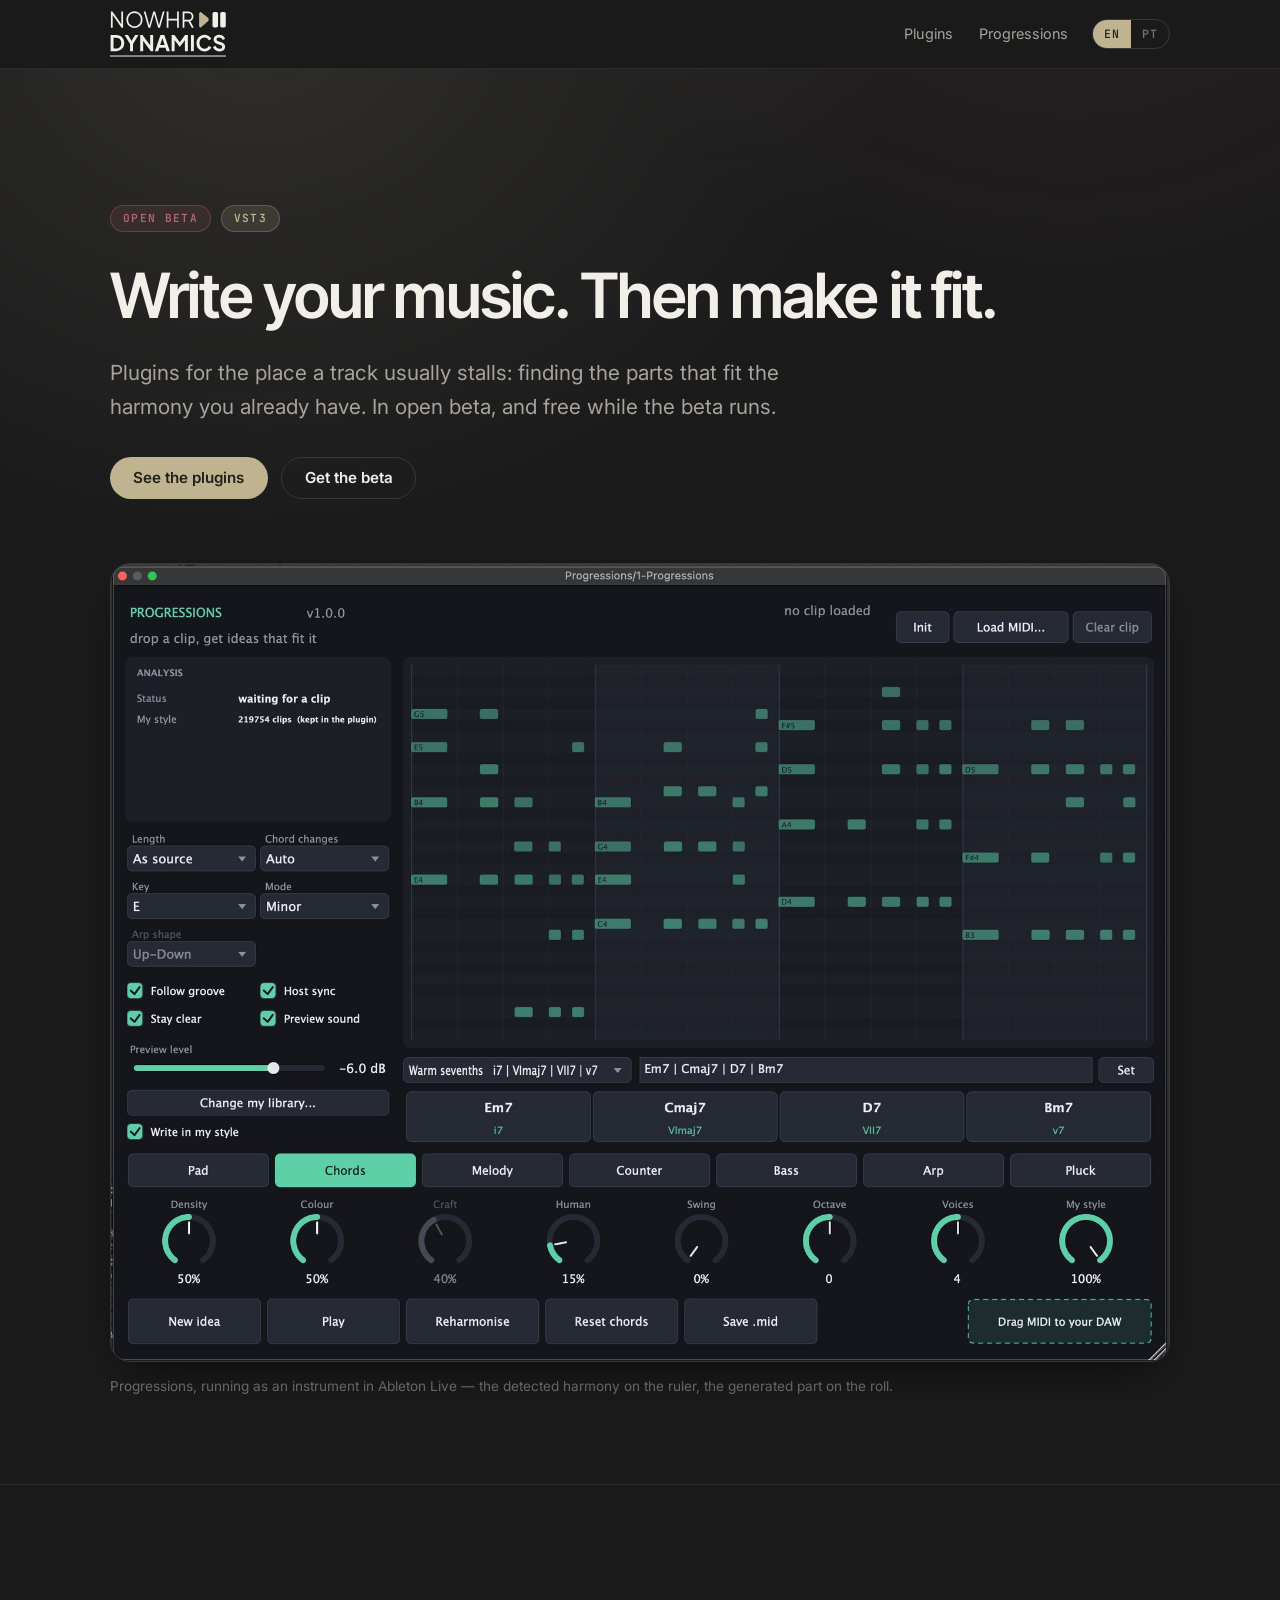
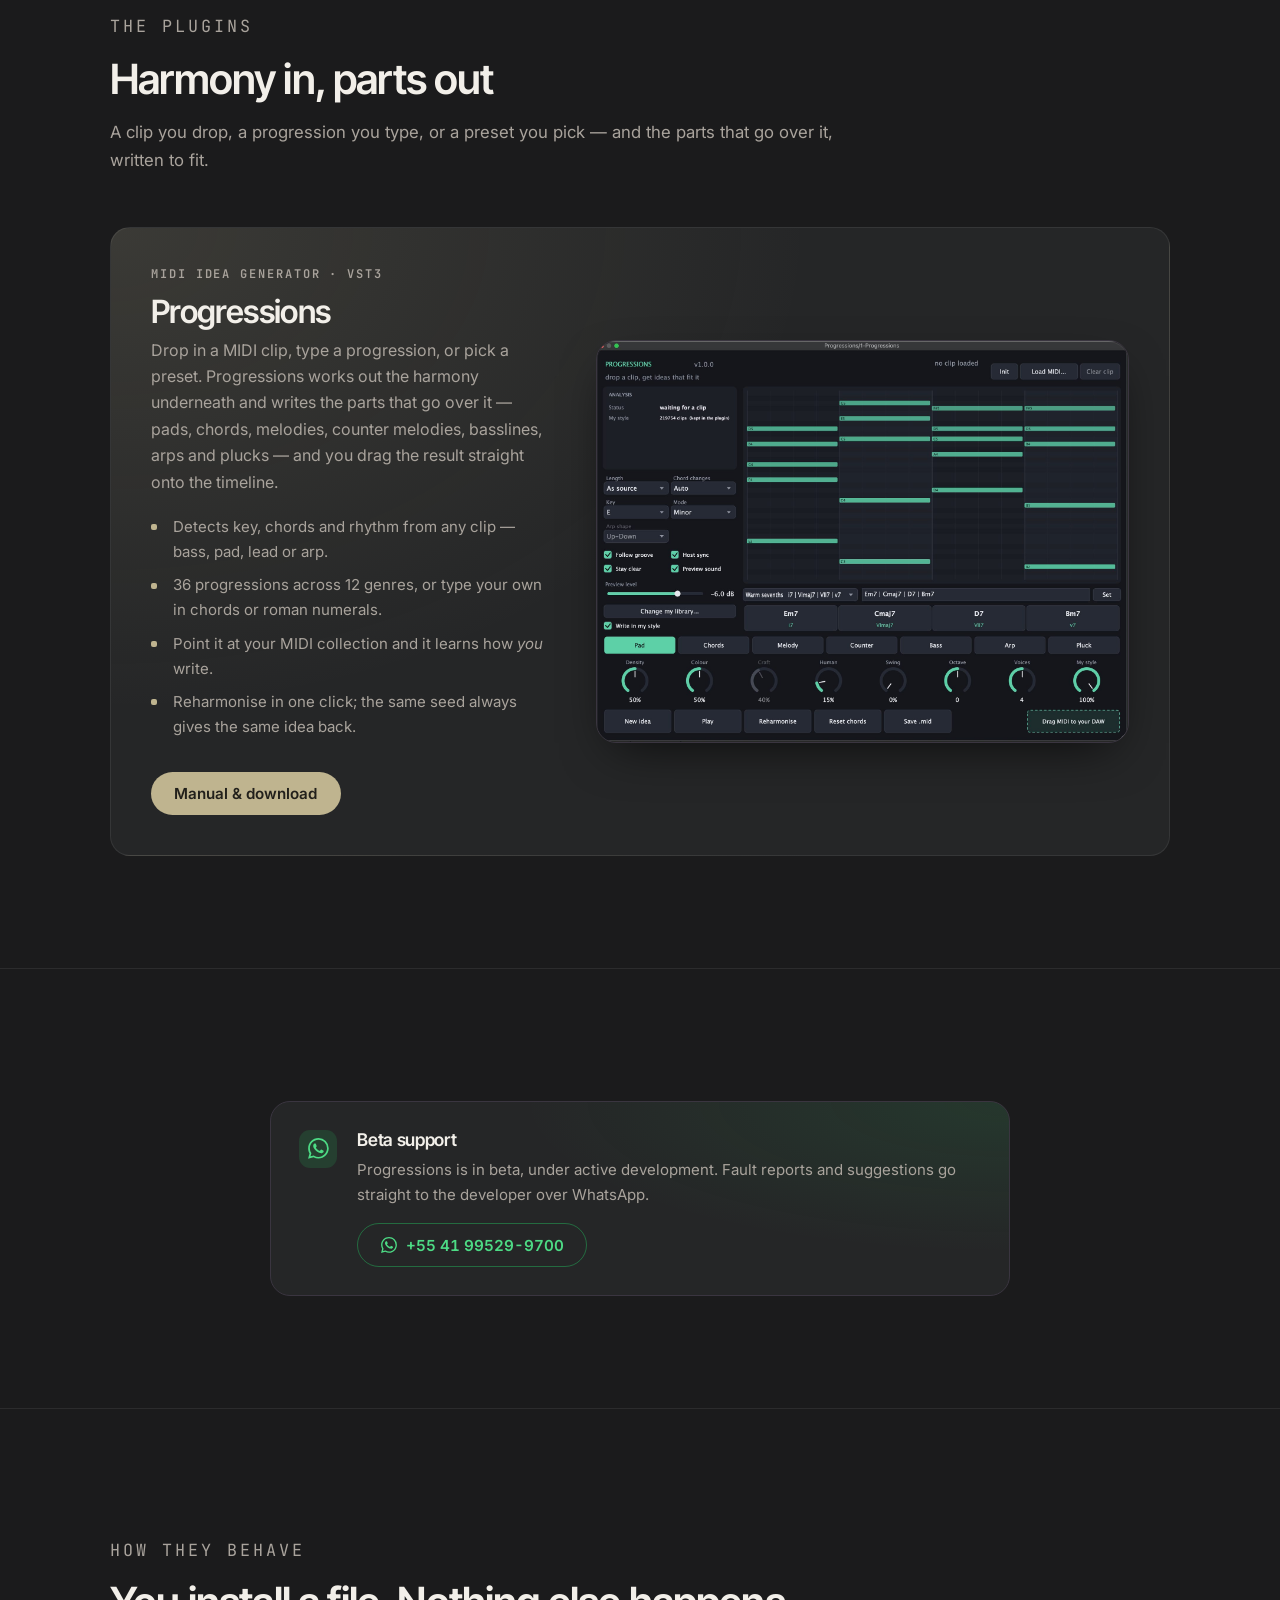
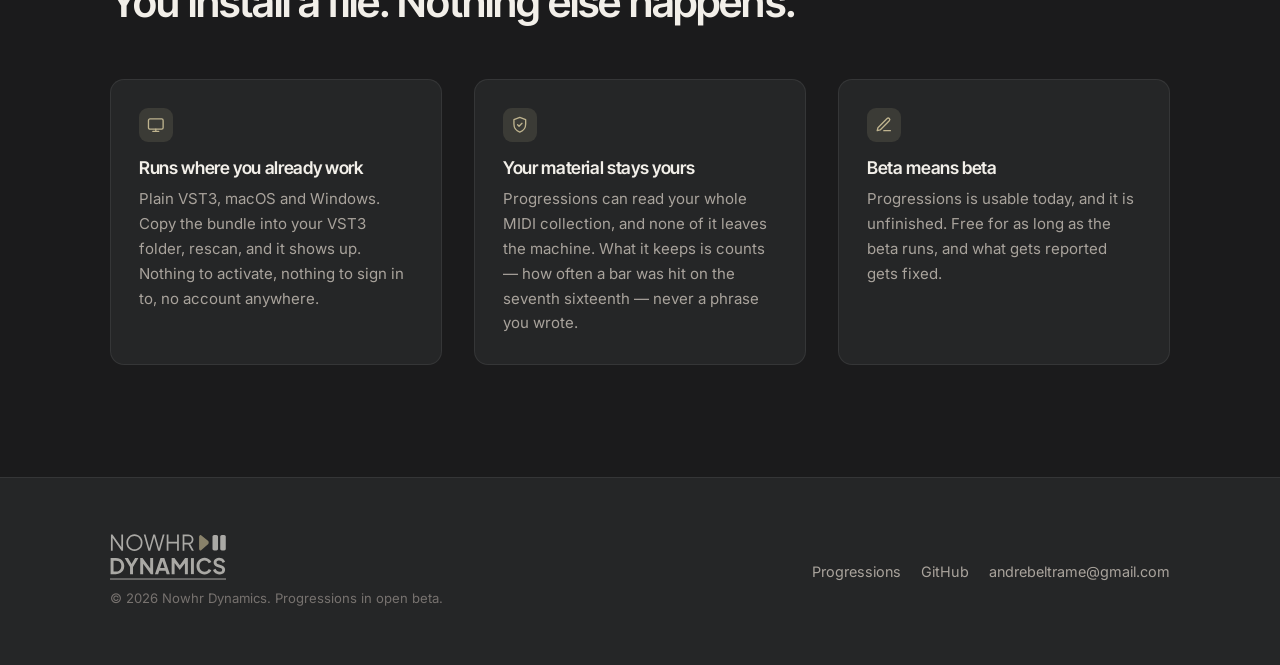
<file: index.html>
<!doctype html>
<html lang="pt-BR" data-lang="pt">
<head>
<meta charset="utf-8">
<meta name="viewport" content="width=device-width, initial-scale=1">
<title>Nowhr Dynamics — plugins para produção musical e mixagem</title>
<meta name="description" content="A Nowhr Dynamics faz plugins VST3 para produção musical e mixagem. O Progressions lê a harmonia de um clipe MIDI e escreve as partes que combinam com ela.">
<meta name="theme-color" content="#1b1b1c">
<link rel="icon" href="assets/img/favicon.svg" type="image/svg+xml">
<meta property="og:type" content="website">
<meta property="og:url" content="https://andrebeltrame.github.io/Website-Nowhr-Dynamics/">
<meta property="og:locale" content="pt_BR">
<meta property="og:locale:alternate" content="en_US">
<meta name="twitter:card" content="summary_large_image">
<meta property="og:title" content="Nowhr Dynamics">
<meta property="og:description" content="Plugins VST3 para produção musical. Em beta aberto.">
<meta property="og:image" content="https://andrebeltrame.github.io/Website-Nowhr-Dynamics/assets/img/progressions-chords.jpg">
<script>
(function () {
  var l;
  try { l = localStorage.getItem('nowhr:lang'); } catch (e) {}
  if (l !== 'pt' && l !== 'en') l = /^en/i.test(navigator.language || '') ? 'en' : 'pt';
  document.documentElement.setAttribute('data-lang', l);
  document.documentElement.setAttribute('lang', l === 'pt' ? 'pt-BR' : 'en');
})();
</script>
<link rel="preconnect" href="https://fonts.googleapis.com">
<link rel="preconnect" href="https://fonts.gstatic.com" crossorigin>
<link rel="stylesheet" href="https://fonts.googleapis.com/css2?family=Inter+Tight:wght@500;600;700&family=Inter:wght@400;500;600&family=JetBrains+Mono:wght@400;600&display=swap">
<link rel="stylesheet" href="assets/css/site.css?v=26">
</head>

<body
  data-title-en="Nowhr Dynamics — plugins for music production and mixing"
  data-title-pt="Nowhr Dynamics — plugins para produção musical e mixagem"
  data-desc-en="Nowhr Dynamics builds VST3 plugins for music production and mixing. Progressions reads the harmony of a MIDI clip and writes the parts that fit it."
  data-desc-pt="A Nowhr Dynamics faz plugins VST3 para produção musical e mixagem. O Progressions lê a harmonia de um clipe MIDI e escreve as partes que combinam com ela.">

<header class="site-header">
  <div class="wrap site-header__inner">
    <a class="brand" href="index.html" aria-label="Nowhr Dynamics">
      <img src="assets/img/logo.svg" alt="Nowhr Dynamics" width="118" height="46">
    </a>
    <nav class="site-nav">
      <a href="#plugins"><span lang="en">Plugins</span><span lang="pt">Plugins</span></a>
      <a href="progressions.html">Progressions</a>
    </nav>
    <div class="lang-switch" role="group" aria-label="Language">
      <button type="button" data-lang="en" aria-pressed="false">EN</button>
      <button type="button" data-lang="pt" aria-pressed="true">PT</button>
    </div>
  </div>
</header>

<main>

  <!-- ============================================================ hero -- -->
  <section class="hero">
    <div class="wrap hero__inner">
      <div class="hero__meta">
        <span class="badge badge--beta">
          <span lang="en">Open beta</span><span lang="pt">Beta aberto</span>
        </span>
        <span class="badge badge--ver">VST3</span>
      </div>

      <!-- No lang="" on this one, on purpose: the tagline stays in English in
           both languages, the way a brand line usually does. -->
      <h1>Write your music. Then make it fit.</h1>

      <p class="hero__lede">
        <span lang="en">Plugins for the place a track usually stalls: finding the parts that fit the harmony
          you already have. In open beta, and free while the beta runs.</span>
        <span lang="pt">Plugins para o lugar onde uma música costuma travar: achar as partes que combinam com a
          harmonia que você já tem. Em beta aberto, e gratuito enquanto o beta durar.</span>
      </p>

      <div class="btn-row">
        <a class="btn btn--primary" href="#plugins">
          <span lang="en">See the plugins</span><span lang="pt">Ver os plugins</span>
        </a>
        <a class="btn btn--ghost" href="progressions.html">
          <span lang="en">Get the beta</span><span lang="pt">Pegar o beta</span>
        </a>
      </div>

      <figure class="hero-shot">
        <div class="shot">
          <img src="assets/img/progressions-chords.jpg" width="1800" height="1356"
               alt="The Progressions plugin window: analysis panel, piano roll, chord ruler and part controls."
               fetchpriority="high">
        </div>
        <figcaption>
          <span lang="en">Progressions, running as an instrument in Ableton Live — the detected harmony on the
            ruler, the generated part on the roll.</span>
          <span lang="pt">O Progressions rodando como instrumento no Ableton Live — a harmonia detectada na
            régua, a parte gerada no piano roll.</span>
        </figcaption>
      </figure>
    </div>
  </section>

  <hr class="rule">

  <!-- ========================================================= plugins -- -->
  <section id="plugins">
    <div class="wrap">
      <div class="section-head">
        <p class="section-label"><span lang="en">The plugins</span><span lang="pt">Os plugins</span></p>
        <h2>
          <span lang="en">Harmony in, parts out</span>
          <span lang="pt">Entra harmonia, saem as partes</span>
        </h2>
        <p>
          <span lang="en">A clip you drop, a progression you type, or a preset you pick — and the parts that go
            over it, written to fit.</span>
          <span lang="pt">Um clipe que você solta, uma progressão que você digita ou um preset que você escolhe —
            e as partes que vão por cima, escritas para combinar.</span>
        </p>
      </div>

      <!-- Progressions -->
      <article class="plugin-card">
        <div class="plugin-card__body">
          <p class="plugin-card__kicker">
            <span lang="en">MIDI idea generator · VST3</span>
            <span lang="pt">Gerador de ideias MIDI · VST3</span>
          </p>
          <h3>Progressions</h3>
          <p>
            <span lang="en">Drop in a MIDI clip, type a progression, or pick a preset. Progressions works out
              the harmony underneath and writes the parts that go over it — pads, chords, melodies, counter
              melodies, basslines, arps and plucks — and you drag the result straight onto the timeline.</span>
            <span lang="pt">Solte um clipe MIDI, digite uma progressão ou escolha um preset. O Progressions
              descobre a harmonia por trás e escreve as partes que vão por cima — pads, acordes, melodias,
              contracantos, baixos, arpejos e plucks — e você arrasta o resultado direto para a timeline.</span>
          </p>
          <ul>
            <li>
              <span lang="en">Detects key, chords and rhythm from any clip — bass, pad, lead or arp.</span>
              <span lang="pt">Detecta tonalidade, acordes e ritmo de qualquer clipe — baixo, pad, lead ou arpejo.</span>
            </li>
            <li>
              <span lang="en">36 progressions across 12 genres, or type your own in chords or roman numerals.</span>
              <span lang="pt">36 progressões em 12 gêneros, ou digite a sua em cifras ou graus.</span>
            </li>
            <li>
              <span lang="en">Point it at your MIDI collection and it learns how <em>you</em> write.</span>
              <span lang="pt">Aponte para a sua coleção de MIDIs e ele aprende como <em>você</em> escreve.</span>
            </li>
            <li>
              <span lang="en">Reharmonise in one click; the same seed always gives the same idea back.</span>
              <span lang="pt">Reharmoniza com um clique; a mesma semente sempre devolve a mesma ideia.</span>
            </li>
          </ul>
          <div class="btn-row">
            <a class="btn btn--primary" href="progressions.html">
              <span lang="en">Manual &amp; download</span><span lang="pt">Manual e download</span>
            </a>
          </div>
        </div>
        <div class="plugin-card__media">
          <div class="shot">
            <img src="assets/img/progressions-pad.jpg" width="1800" height="1359" loading="lazy"
                 alt="Progressions with the Pad part selected, showing sustained chord voicings on the piano roll.">
          </div>
        </div>
      </article>

    </div>
  </section>

  <hr class="rule">

  <!-- ========================================================= support -- -->
  <section id="support">
    <div class="wrap wrap--narrow">
      <div class="support">
        <div class="support__icon" aria-hidden="true"><svg viewBox="0 0 24 24" fill="currentColor" aria-hidden="true"><path d="M17.472 14.382c-.297-.149-1.758-.867-2.03-.967-.273-.099-.471-.148-.67.15-.197.297-.767.966-.94 1.164-.173.199-.347.223-.644.075-.297-.15-1.255-.463-2.39-1.475-.883-.788-1.48-1.761-1.653-2.059-.173-.297-.018-.458.13-.606.134-.133.298-.347.446-.52.149-.174.198-.298.298-.497.099-.198.05-.371-.025-.52-.075-.149-.669-1.612-.916-2.207-.242-.579-.487-.5-.669-.51-.173-.008-.371-.01-.57-.01-.198 0-.52.074-.792.372-.272.297-1.04 1.016-1.04 2.479 0 1.462 1.065 2.875 1.213 3.074.149.198 2.096 3.2 5.077 4.487.709.306 1.262.489 1.694.625.712.227 1.36.195 1.872.118.571-.085 1.758-.719 2.006-1.413.248-.694.248-1.289.173-1.413-.074-.124-.272-.198-.57-.347M12.05 21.785h-.004a9.87 9.87 0 0 1-5.031-1.378l-.361-.214-3.741.982.998-3.648-.235-.374a9.86 9.86 0 0 1-1.51-5.26c.001-5.45 4.436-9.884 9.888-9.884 2.64 0 5.122 1.03 6.988 2.898a9.825 9.825 0 0 1 2.893 6.994c-.003 5.45-4.437 9.884-9.885 9.884m8.413-18.297A11.815 11.815 0 0 0 12.05 0C5.495 0 .16 5.335.157 11.892c0 2.096.547 4.142 1.588 5.945L.057 24l6.305-1.654a11.882 11.882 0 0 0 5.683 1.448h.005c6.554 0 11.89-5.335 11.893-11.893a11.821 11.821 0 0 0-3.48-8.413Z"/></svg></div>
        <div class="support__body">
          <h3>
            <span lang="en">Beta support</span>
            <span lang="pt">Suporte ao beta</span>
          </h3>
          <p>
            <span lang="en">Progressions is in beta, under active development. Fault reports and suggestions go
              straight to the developer over WhatsApp.</span>
            <span lang="pt">O Progressions está em versão beta, sob desenvolvimento ativo. Relatos de falha e
              sugestões vão direto para o desenvolvedor pelo WhatsApp.</span>
          </p>
        </div>
        <a class="btn btn--ghost support__cta" data-whatsapp href="https://wa.me/" target="_blank"
           rel="noopener noreferrer"
           data-wa-pt="Olá! Vim pelo site da Nowhr Dynamics e queria falar sobre o Progressions:"
           data-wa-en="Hi! I came from the Nowhr Dynamics site and I would like to talk about Progressions:">
          <svg viewBox="0 0 24 24" fill="currentColor" aria-hidden="true"><path d="M17.472 14.382c-.297-.149-1.758-.867-2.03-.967-.273-.099-.471-.148-.67.15-.197.297-.767.966-.94 1.164-.173.199-.347.223-.644.075-.297-.15-1.255-.463-2.39-1.475-.883-.788-1.48-1.761-1.653-2.059-.173-.297-.018-.458.13-.606.134-.133.298-.347.446-.52.149-.174.198-.298.298-.497.099-.198.05-.371-.025-.52-.075-.149-.669-1.612-.916-2.207-.242-.579-.487-.5-.669-.51-.173-.008-.371-.01-.57-.01-.198 0-.52.074-.792.372-.272.297-1.04 1.016-1.04 2.479 0 1.462 1.065 2.875 1.213 3.074.149.198 2.096 3.2 5.077 4.487.709.306 1.262.489 1.694.625.712.227 1.36.195 1.872.118.571-.085 1.758-.719 2.006-1.413.248-.694.248-1.289.173-1.413-.074-.124-.272-.198-.57-.347M12.05 21.785h-.004a9.87 9.87 0 0 1-5.031-1.378l-.361-.214-3.741.982.998-3.648-.235-.374a9.86 9.86 0 0 1-1.51-5.26c.001-5.45 4.436-9.884 9.888-9.884 2.64 0 5.122 1.03 6.988 2.898a9.825 9.825 0 0 1 2.893 6.994c-.003 5.45-4.437 9.884-9.885 9.884m8.413-18.297A11.815 11.815 0 0 0 12.05 0C5.495 0 .16 5.335.157 11.892c0 2.096.547 4.142 1.588 5.945L.057 24l6.305-1.654a11.882 11.882 0 0 0 5.683 1.448h.005c6.554 0 11.89-5.335 11.893-11.893a11.821 11.821 0 0 0-3.48-8.413Z"/></svg>
          <span data-whatsapp-number>WhatsApp</span>
        </a>
      </div>
    </div>
  </section>
  <hr class="rule">

  <!-- ======================================================== approach -- -->
  <section id="approach">
    <div class="wrap">
      <div class="section-head">
        <p class="section-label"><span lang="en">How they behave</span><span lang="pt">Como eles se comportam</span></p>
        <h2>
          <span lang="en">You install a file. Nothing else happens.</span>
          <span lang="pt">Você instala um arquivo. Mais nada acontece.</span>
        </h2>
      </div>

      <div class="cols">
        <div class="card">
          <div class="card__icon" aria-hidden="true">
            <svg viewBox="0 0 24 24" fill="none" stroke="currentColor" stroke-width="1.8" stroke-linecap="round" stroke-linejoin="round"><rect x="2" y="4" width="20" height="14" rx="2"/><path d="M8 21h8M12 18v3"/></svg>
          </div>
          <h3>
            <span lang="en">Runs where you already work</span>
            <span lang="pt">Roda onde você já trabalha</span>
          </h3>
          <p>
            <span lang="en">Plain VST3, macOS and Windows. Copy the bundle into your VST3 folder, rescan, and it
              shows up. Nothing to activate, nothing to sign in to, no account anywhere.</span>
            <span lang="pt">VST3, macOS e Windows. Copie o bundle para a sua pasta VST3, mande reescanear e o
              plugin aparece. Nada para ativar, nada para logar, conta nenhuma em lugar nenhum.</span>
          </p>
        </div>

        <div class="card">
          <div class="card__icon" aria-hidden="true">
            <svg viewBox="0 0 24 24" fill="none" stroke="currentColor" stroke-width="1.8" stroke-linecap="round" stroke-linejoin="round"><path d="M12 2 4 5v6c0 5 3.4 9.4 8 11 4.6-1.6 8-6 8-11V5z"/><path d="m9 12 2 2 4-4"/></svg>
          </div>
          <h3>
            <span lang="en">Your material stays yours</span>
            <span lang="pt">Seu material continua seu</span>
          </h3>
          <p>
            <span lang="en">Progressions can read your whole MIDI collection, and none of it leaves the
              machine. What it keeps is counts — how often a bar was hit on the seventh sixteenth — never a
              phrase you wrote.</span>
            <span lang="pt">O Progressions pode ler a sua coleção de MIDIs inteira, e nada sai da máquina.
              O que fica são contagens — quantas vezes um compasso teve ataque na sétima semicolcheia — nunca
              uma frase sua.</span>
          </p>
        </div>

        <div class="card">
          <div class="card__icon" aria-hidden="true">
            <svg viewBox="0 0 24 24" fill="none" stroke="currentColor" stroke-width="1.8" stroke-linecap="round" stroke-linejoin="round"><path d="M12 20h9"/><path d="M16.5 3.5a2.1 2.1 0 0 1 3 3L7 19l-4 1 1-4z"/></svg>
          </div>
          <h3>
            <span lang="en">Beta means beta</span>
            <span lang="pt">Beta é beta mesmo</span>
          </h3>
          <p>
            <span lang="en">Progressions is usable today, and it is unfinished. Free for as long as the beta
              runs, and what gets reported gets fixed.</span>
            <span lang="pt">O Progressions já dá para usar, e está inacabado. Gratuito enquanto o beta durar, e o
              que for reportado é corrigido.</span>
          </p>
        </div>
      </div>
    </div>
  </section>

</main>

<footer class="site-footer">
  <div class="wrap site-footer__inner">
    <div>
      <a class="brand" href="index.html" aria-label="Nowhr Dynamics">
        <img src="assets/img/logo.svg" alt="Nowhr Dynamics" width="104" height="41" style="opacity:.65">
      </a>
      <small>
        <span lang="en">© <span data-year></span> Nowhr Dynamics. Progressions in open beta.</span>
        <span lang="pt">© <span data-year></span> Nowhr Dynamics. Progressions em beta aberto.</span>
      </small>
    </div>
    <nav>
      <a href="progressions.html">Progressions</a>
      <a href="#" data-repo>GitHub</a>
      <a href="#" data-email data-email-text>email</a>
    </nav>
  </div>
</footer>

<script src="assets/js/config.js?v=26"></script>
<script src="assets/js/site.js?v=26"></script>
</body>
</html>
</file>
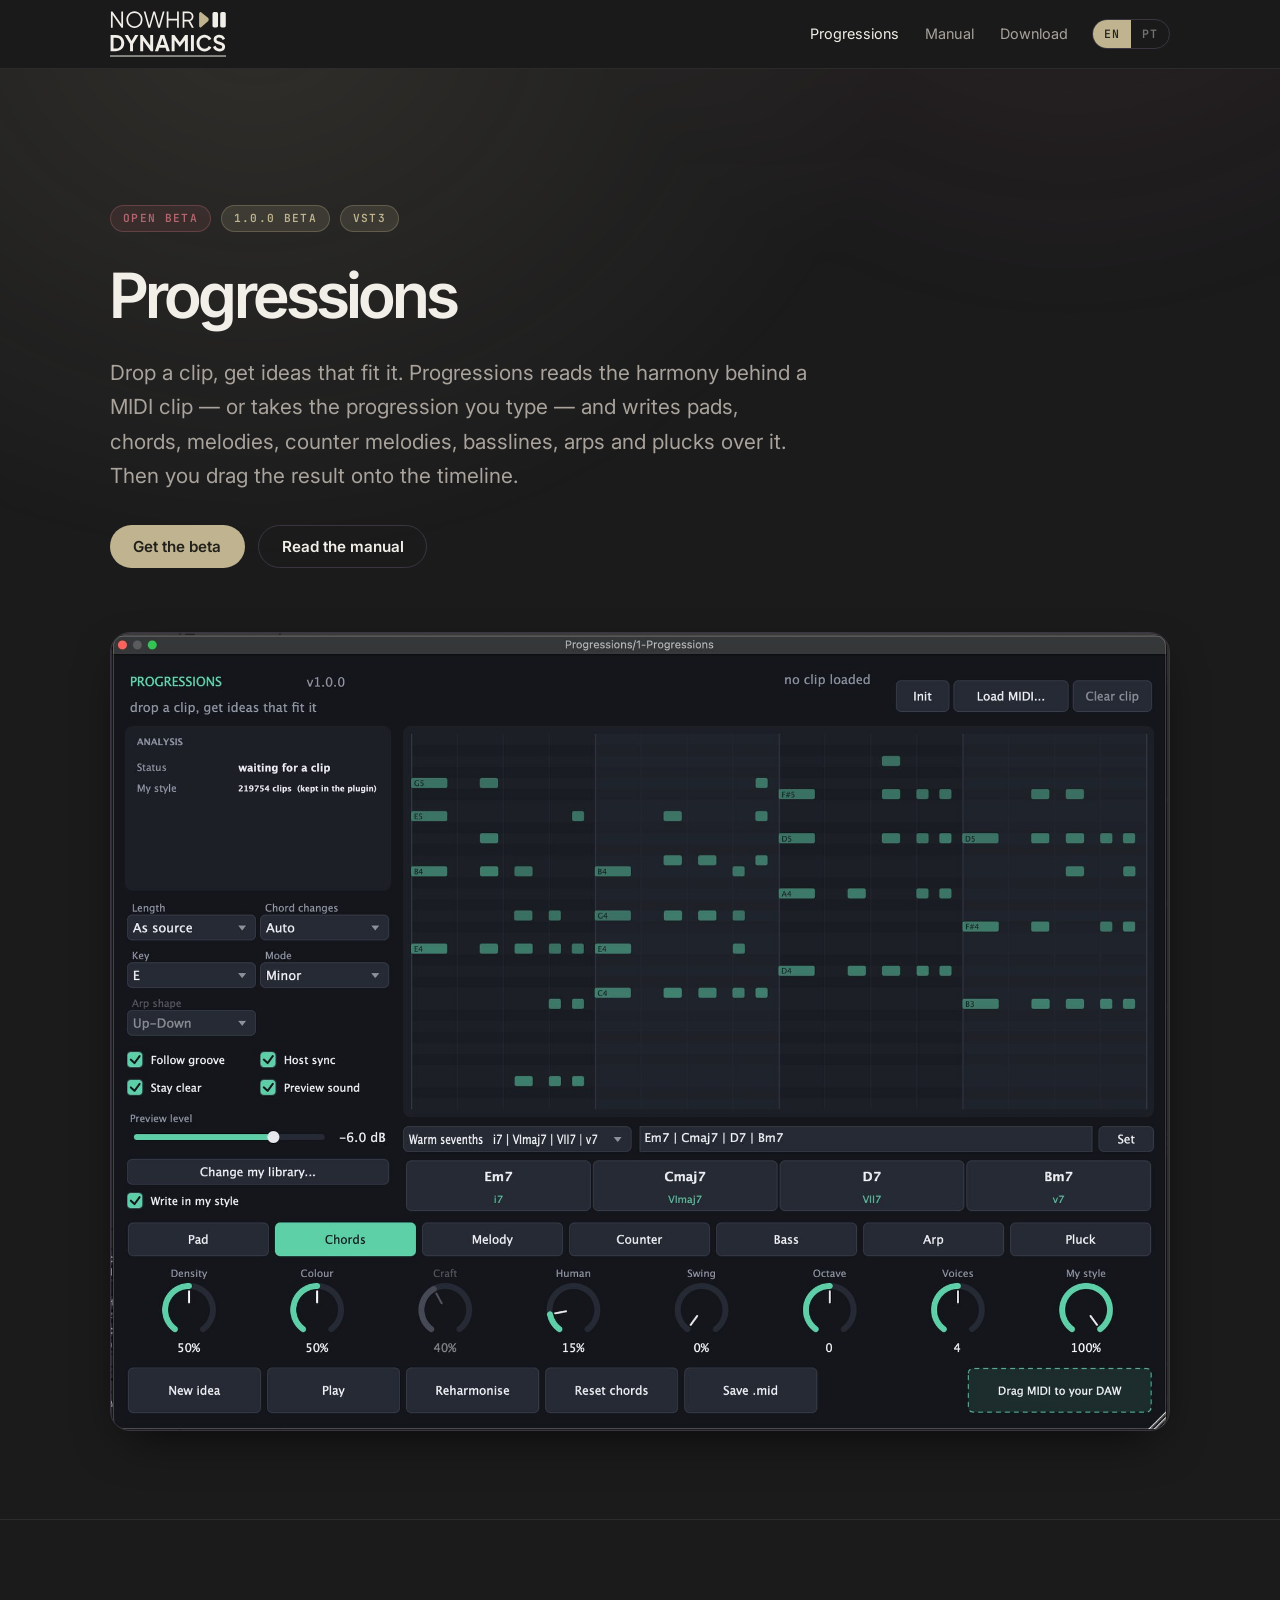
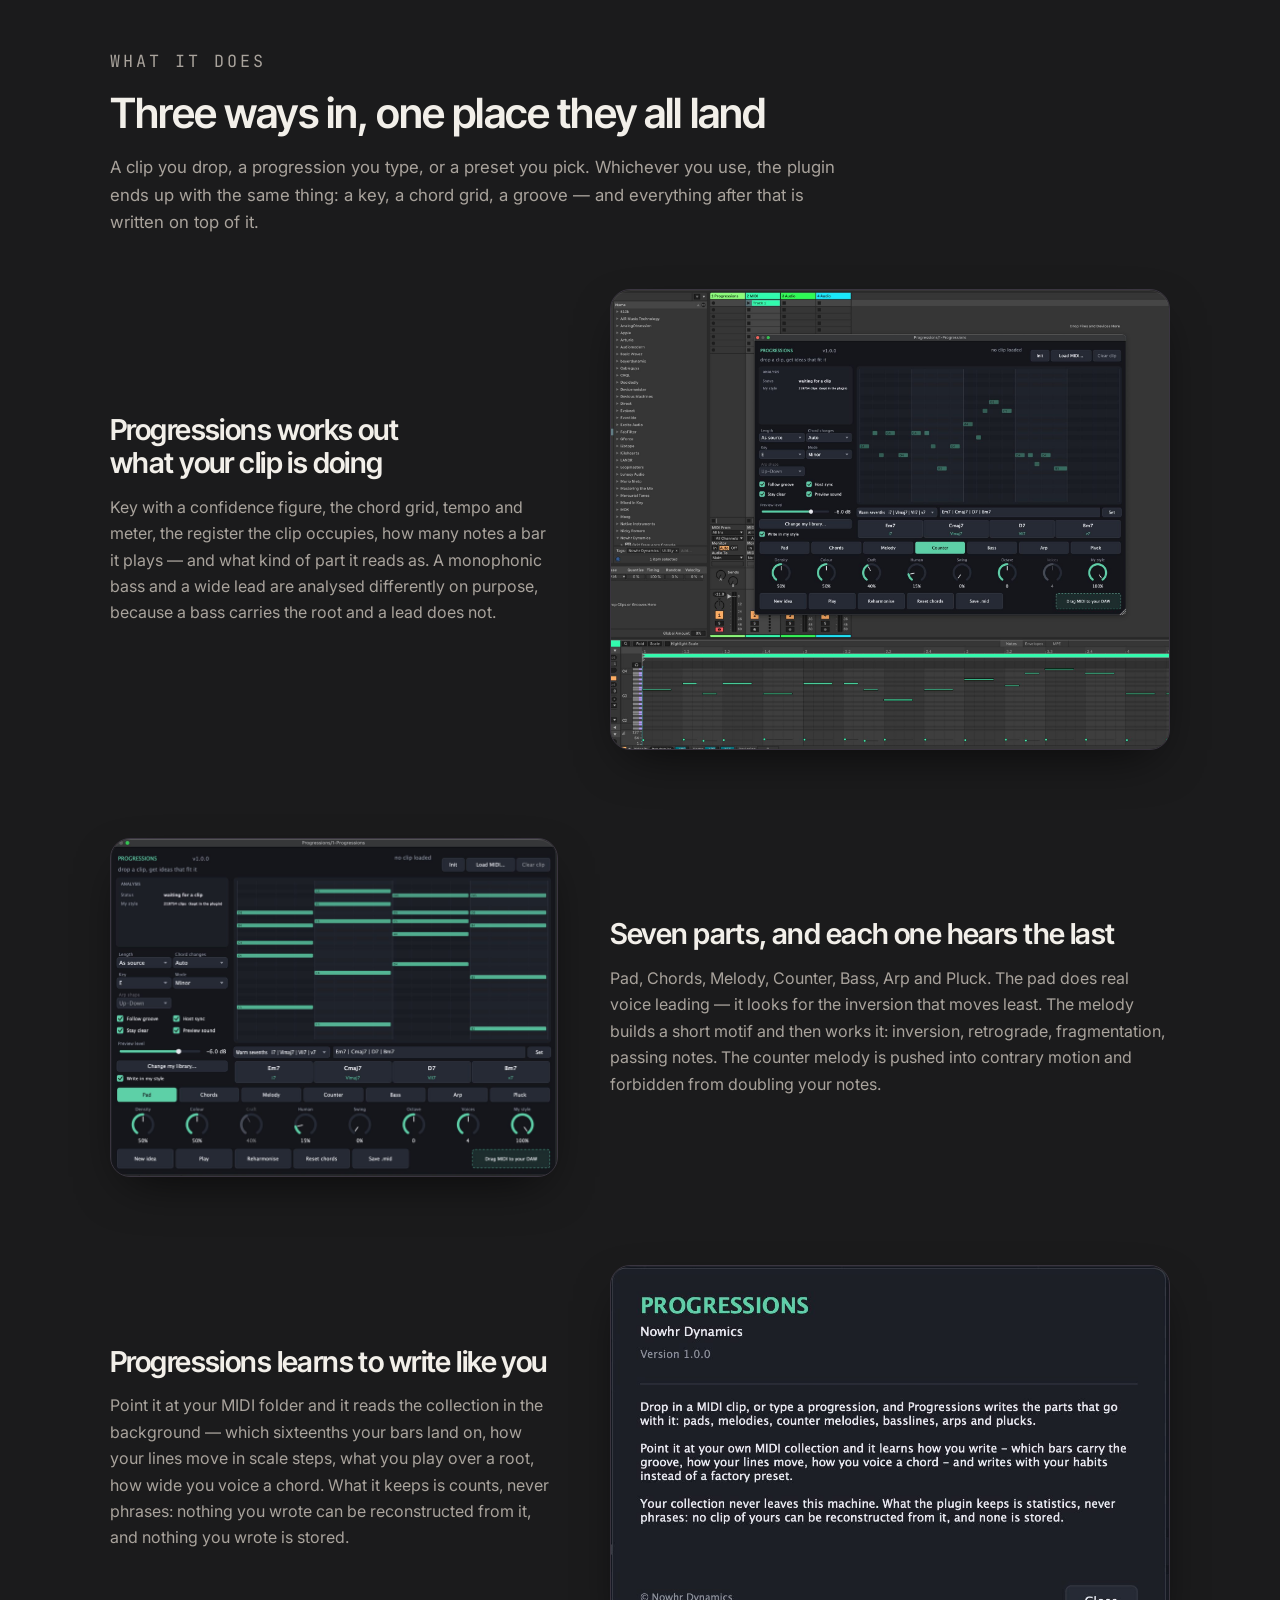
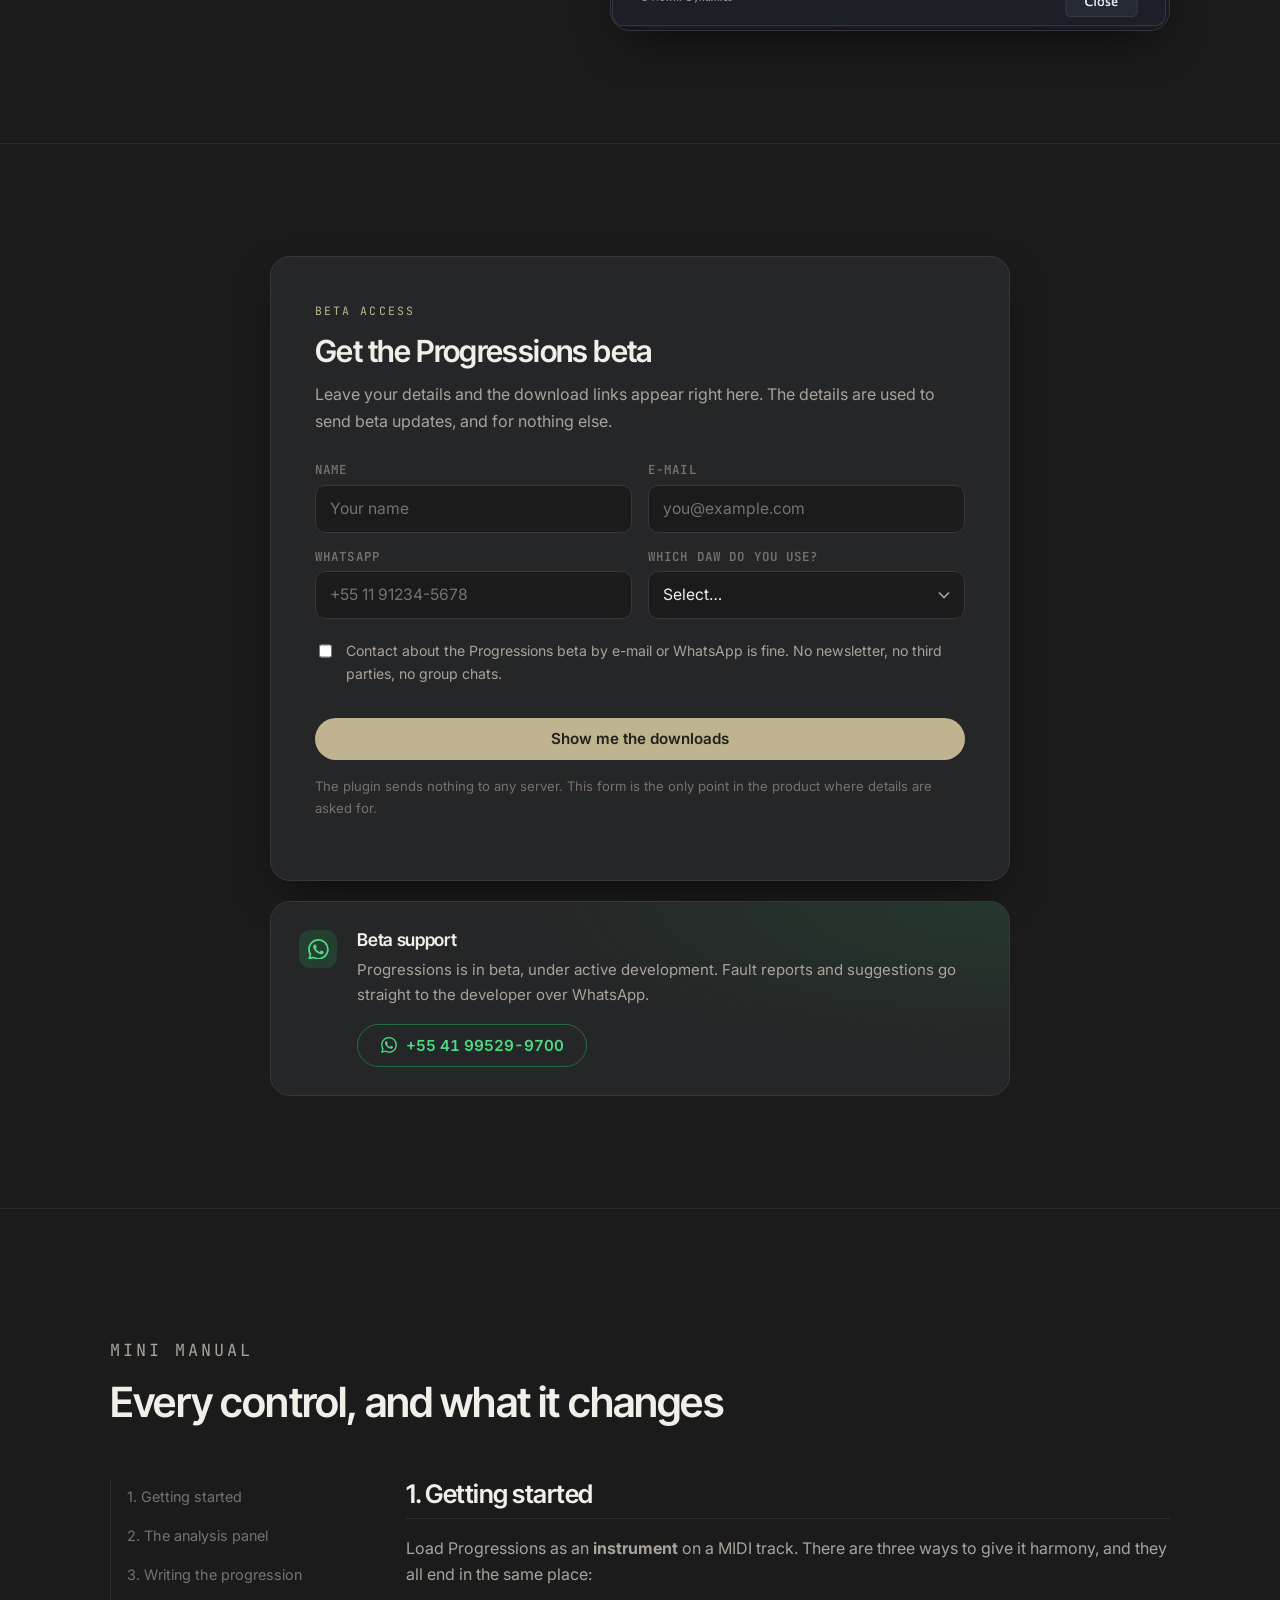
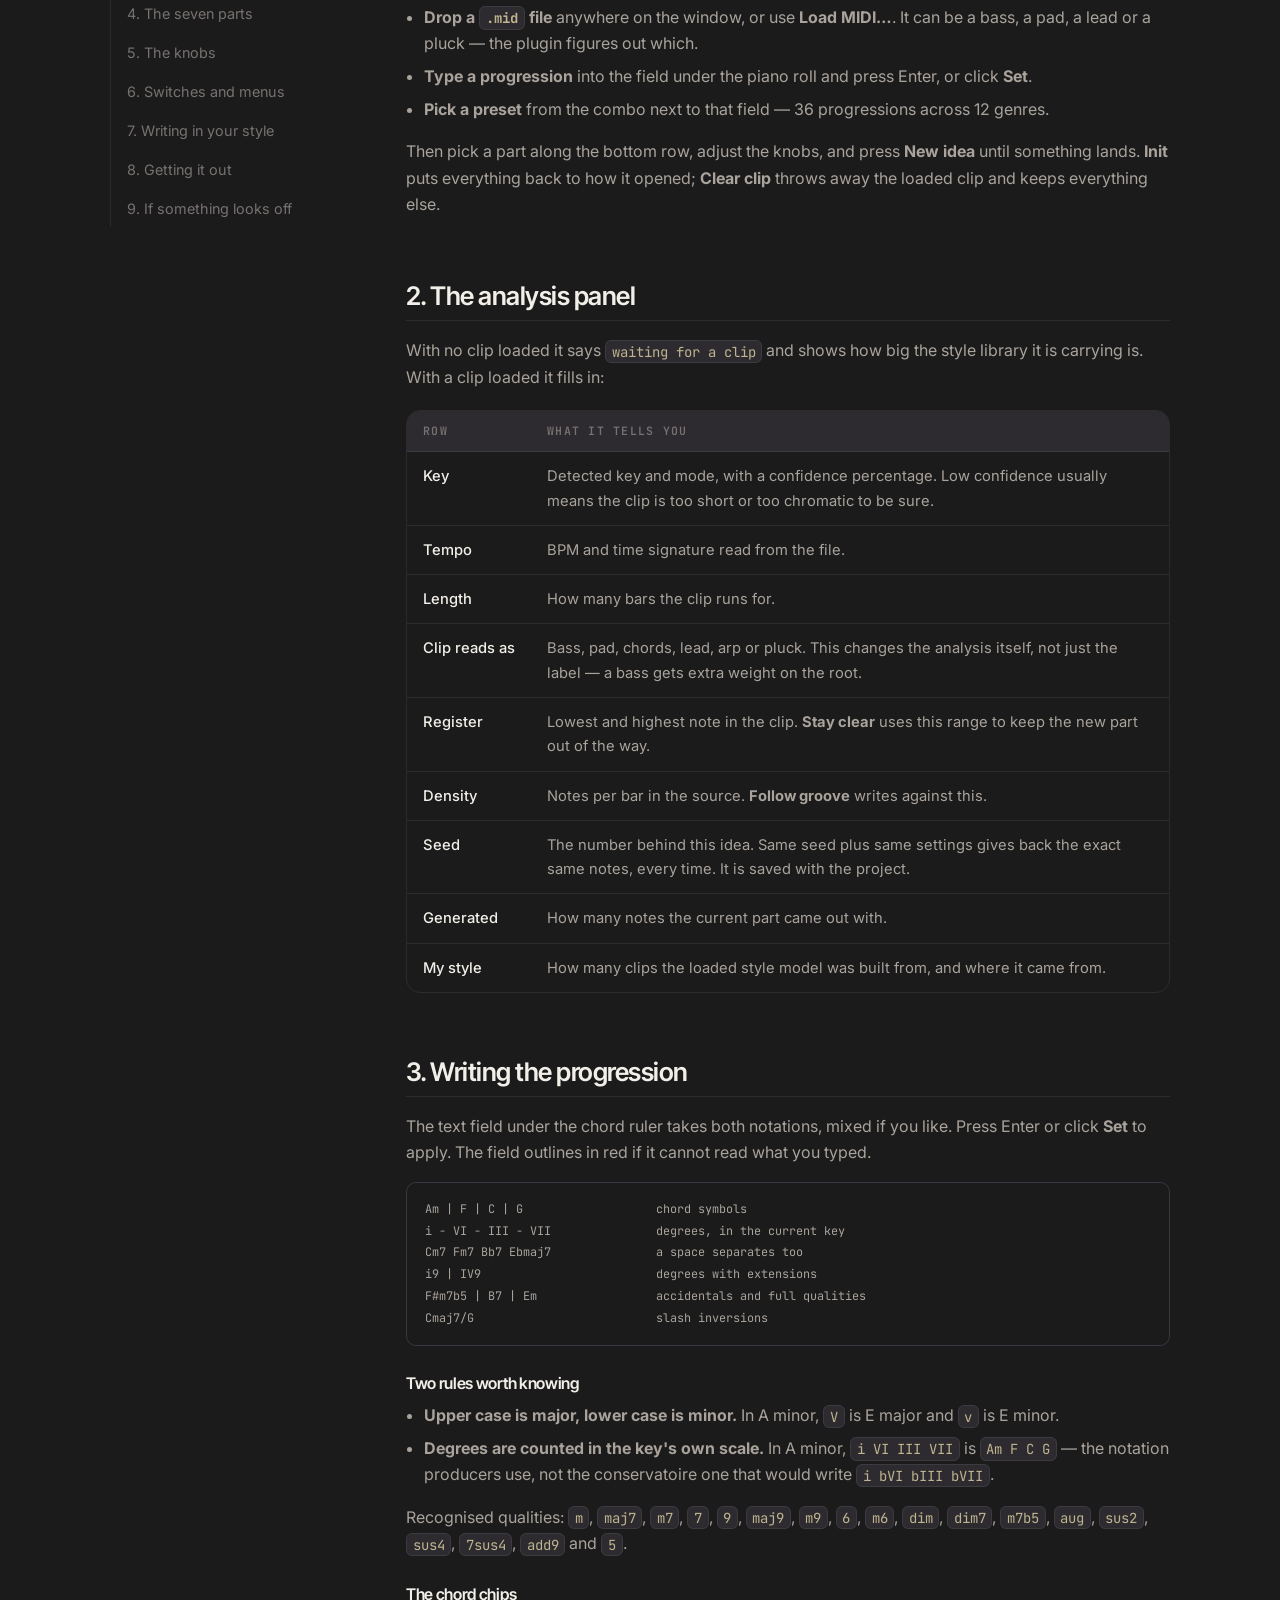
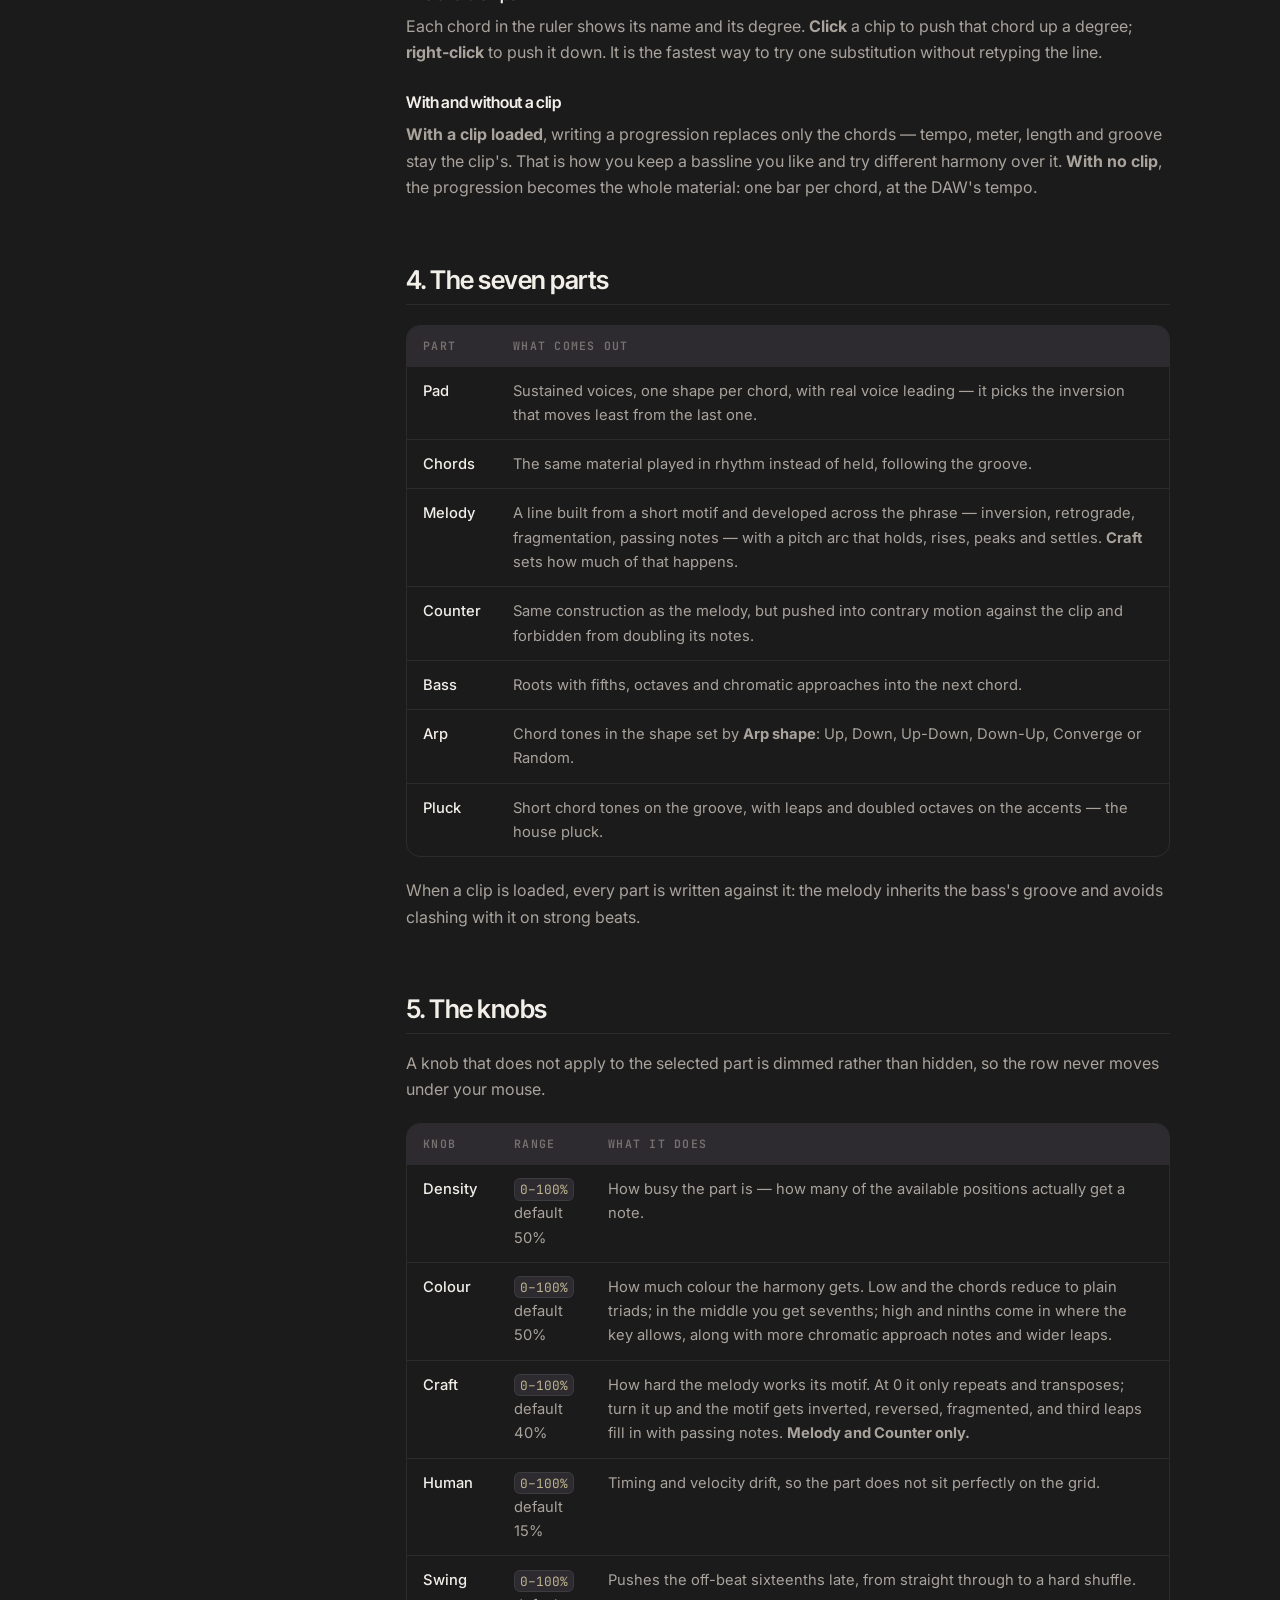
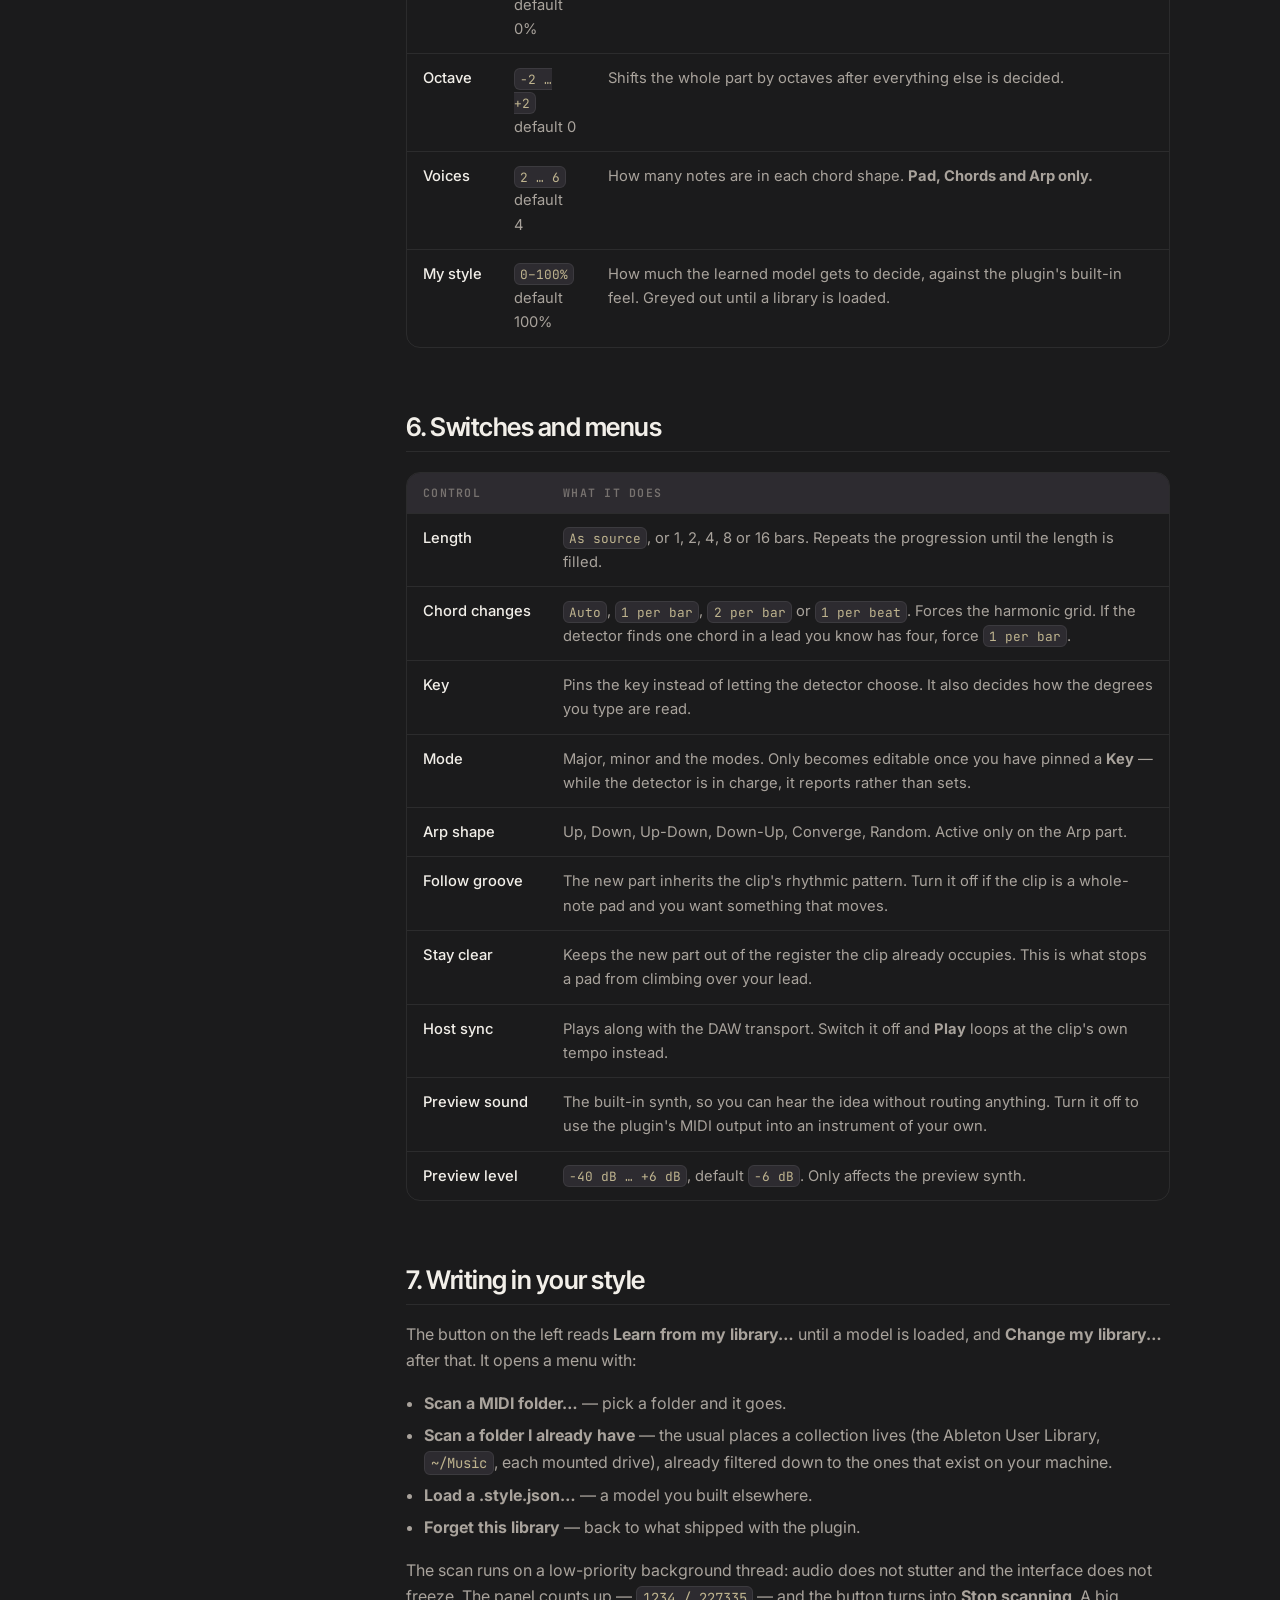
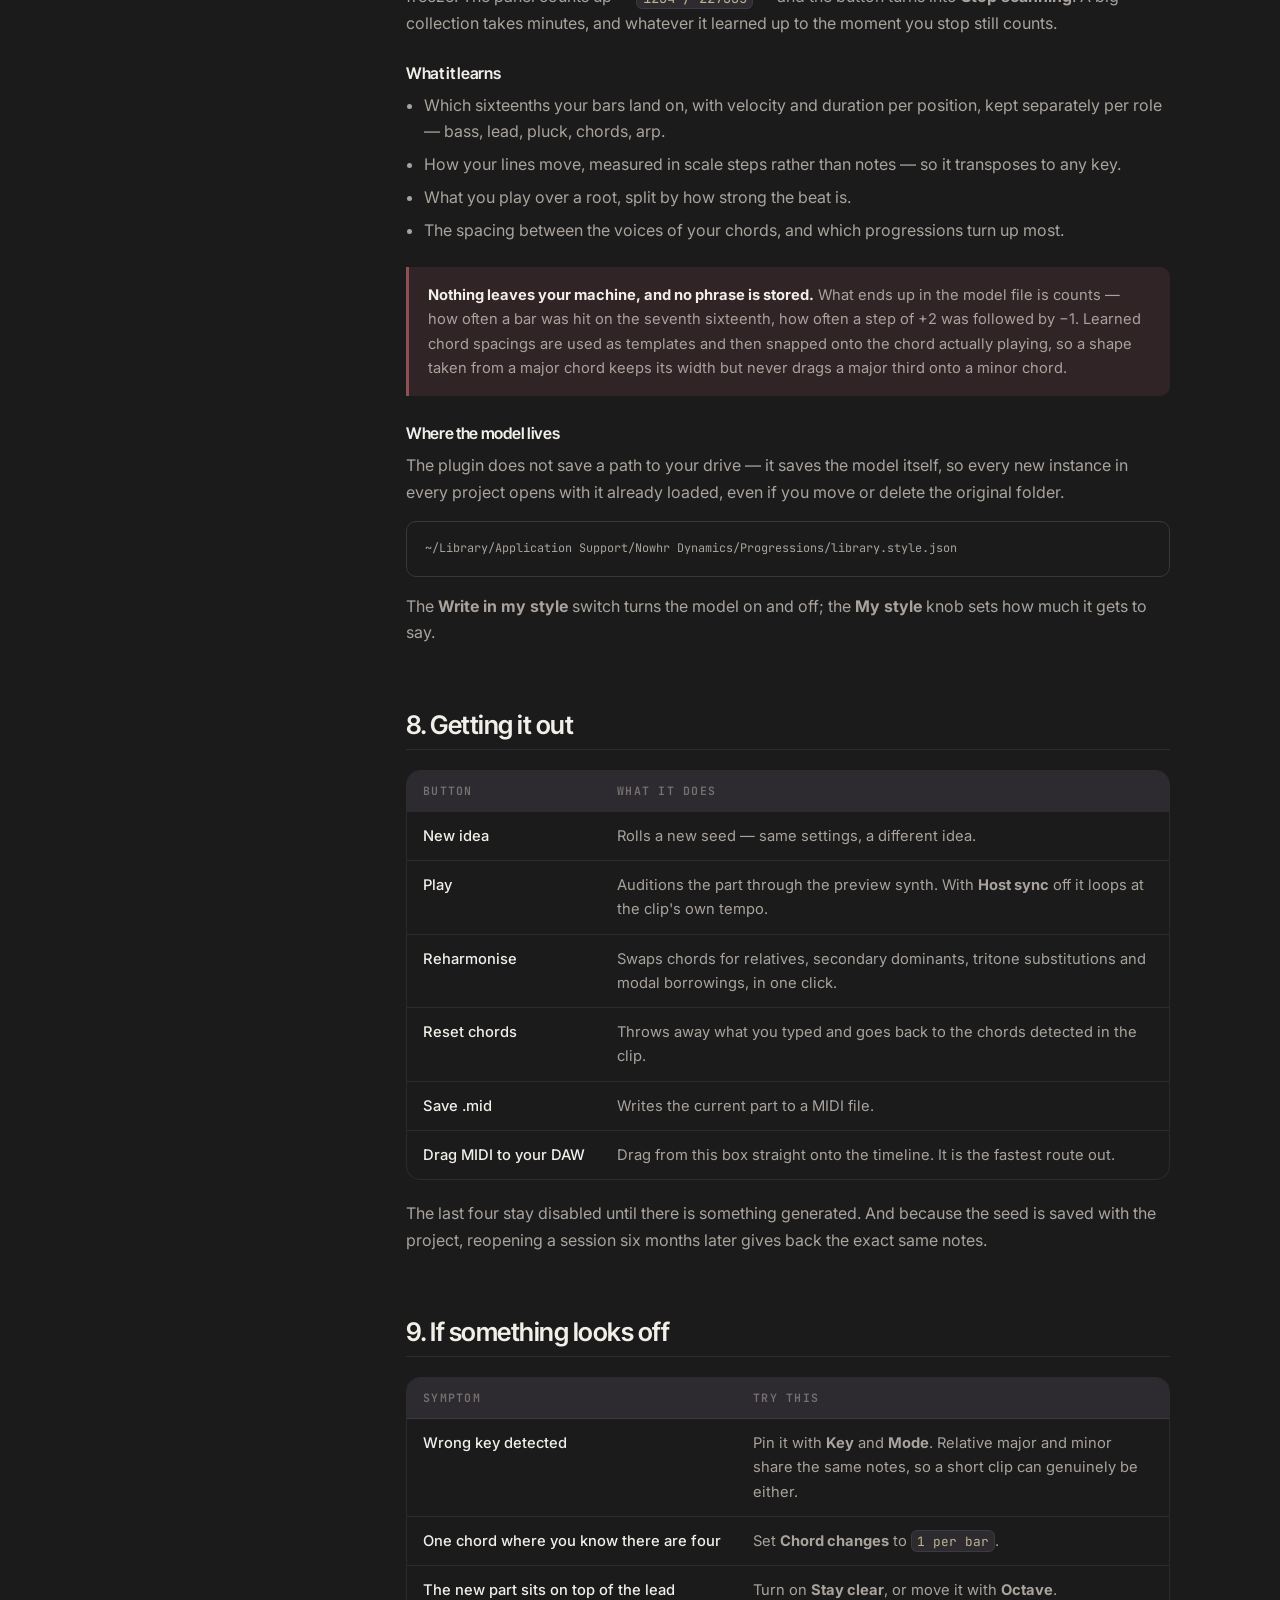
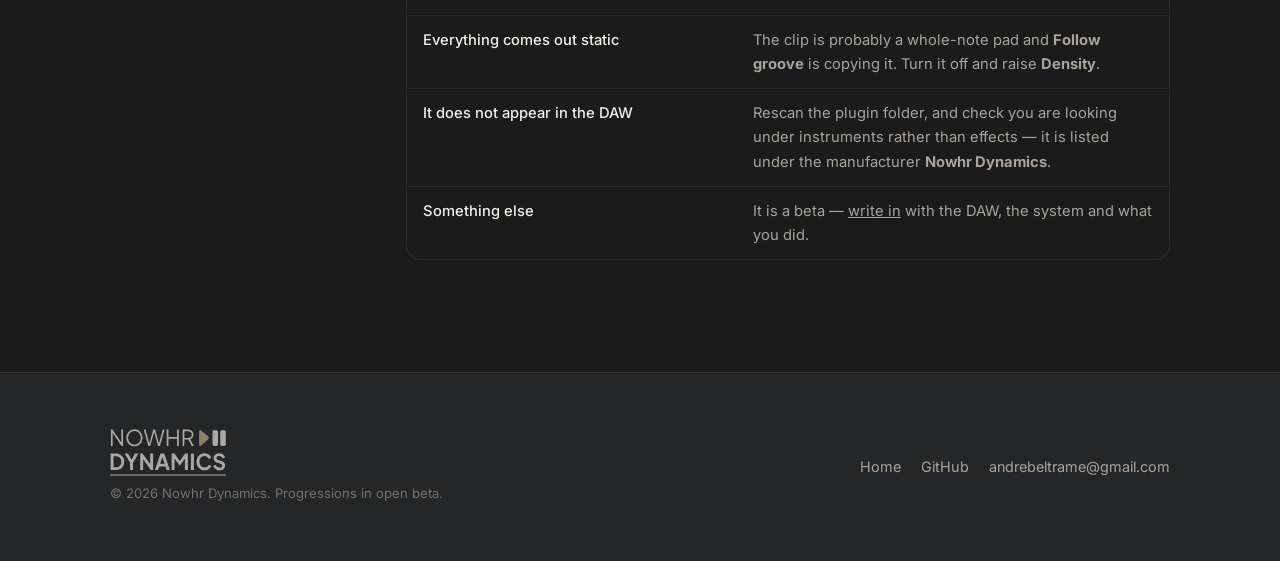
<file: progressions.html>
<!doctype html>
<html lang="pt-BR" data-lang="pt">
<head>
<meta charset="utf-8">
<meta name="viewport" content="width=device-width, initial-scale=1">
<title>Progressions — Nowhr Dynamics</title>
<meta name="description" content="O Progressions é um plugin VST3 que lê o seu clipe MIDI, descobre a harmonia e escreve as partes que combinam com ela. Download do beta e manual completo.">
<meta name="theme-color" content="#1b1b1c">
<link rel="icon" href="assets/img/favicon.svg" type="image/svg+xml">
<meta property="og:type" content="website">
<meta property="og:url" content="https://andrebeltrame.github.io/Website-Nowhr-Dynamics/progressions.html">
<meta property="og:locale" content="pt_BR">
<meta property="og:locale:alternate" content="en_US">
<meta name="twitter:card" content="summary_large_image">
<meta property="og:title" content="Progressions — Nowhr Dynamics">
<meta property="og:description" content="Solte um clipe, receba ideias que combinam com ele. Pads, melodias, contracantos, baixos, arpejos e plucks sobre a sua própria harmonia.">
<meta property="og:image" content="https://andrebeltrame.github.io/Website-Nowhr-Dynamics/assets/img/progressions-chords.jpg">
<script>
(function () {
  var l;
  try { l = localStorage.getItem('nowhr:lang'); } catch (e) {}
  if (l !== 'pt' && l !== 'en') l = /^en/i.test(navigator.language || '') ? 'en' : 'pt';
  document.documentElement.setAttribute('data-lang', l);
  document.documentElement.setAttribute('lang', l === 'pt' ? 'pt-BR' : 'en');
})();
</script>
<link rel="preconnect" href="https://fonts.googleapis.com">
<link rel="preconnect" href="https://fonts.gstatic.com" crossorigin>
<link rel="stylesheet" href="https://fonts.googleapis.com/css2?family=Inter+Tight:wght@500;600;700&family=Inter:wght@400;500;600&family=JetBrains+Mono:wght@400;600&display=swap">
<link rel="stylesheet" href="assets/css/site.css?v=26">
</head>

<body
  data-title-en="Progressions — Nowhr Dynamics"
  data-title-pt="Progressions — Nowhr Dynamics"
  data-desc-en="Progressions is a VST3 plugin that reads your MIDI clip, works out the harmony, and writes the parts that go with it. Beta download and full manual."
  data-desc-pt="O Progressions é um plugin VST3 que lê o seu clipe MIDI, descobre a harmonia e escreve as partes que combinam com ela. Download do beta e manual completo.">

<header class="site-header">
  <div class="wrap site-header__inner">
    <a class="brand" href="index.html" aria-label="Nowhr Dynamics">
      <img src="assets/img/logo.svg" alt="Nowhr Dynamics" width="118" height="46">
    </a>
    <nav class="site-nav">
      <a href="progressions.html" aria-current="page">Progressions</a>
      <a href="#manual"><span lang="en">Manual</span><span lang="pt">Manual</span></a>
      <a href="#beta"><span lang="en">Download</span><span lang="pt">Download</span></a>
    </nav>
    <div class="lang-switch" role="group" aria-label="Language">
      <button type="button" data-lang="en" aria-pressed="false">EN</button>
      <button type="button" data-lang="pt" aria-pressed="true">PT</button>
    </div>
  </div>
</header>

<main>

  <!-- ============================================================ hero -- -->
  <section class="hero">
    <div class="wrap hero__inner">
      <div class="hero__meta">
        <span class="badge badge--beta"><span lang="en">Open beta</span><span lang="pt">Beta aberto</span></span>
        <span class="badge badge--ver"><span data-version>1.0.0 beta</span></span>
        <span class="badge badge--ver">VST3</span>
      </div>

      <h1>Progressions</h1>

      <p class="hero__lede">
        <span lang="en">Drop a clip, get ideas that fit it. Progressions reads the harmony behind a MIDI
          clip — or takes the progression you type — and writes pads, chords, melodies, counter melodies,
          basslines, arps and plucks over it. Then you drag the result onto the timeline.</span>
        <span lang="pt">Solte um clipe, receba ideias que combinam com ele. O Progressions lê a harmonia por
          trás de um clipe MIDI — ou aceita a progressão que você digitar — e escreve pads, acordes, melodias,
          contracantos, baixos, arpejos e plucks por cima. Depois é só arrastar o resultado para a timeline.</span>
      </p>

      <div class="btn-row">
        <a class="btn btn--primary" href="#beta">
          <span lang="en">Get the beta</span><span lang="pt">Pegar o beta</span>
        </a>
        <a class="btn btn--ghost" href="#manual">
          <span lang="en">Read the manual</span><span lang="pt">Ler o manual</span>
        </a>
      </div>

      <figure class="hero-shot">
        <div class="shot">
          <img src="assets/img/progressions-chords.jpg" width="1800" height="1356" fetchpriority="high"
               alt="The Progressions window: analysis panel on the left, piano roll on the right, chord ruler underneath, part tabs and knobs along the bottom.">
        </div>
      </figure>
    </div>
  </section>

  <hr class="rule">

  <!-- ======================================================== features -- -->
  <section id="features">
    <div class="wrap">
      <div class="section-head">
        <p class="section-label"><span lang="en">What it does</span><span lang="pt">O que ele faz</span></p>
        <h2>
          <span lang="en">Three ways in, one place they all land</span>
          <span lang="pt">Três caminhos de entrada, um lugar onde todos chegam</span>
        </h2>
        <p>
          <span lang="en">A clip you drop, a progression you type, or a preset you pick. Whichever you use,
            the plugin ends up with the same thing: a key, a chord grid, a groove — and everything after that
            is written on top of it.</span>
          <span lang="pt">Um clipe que você solta, uma progressão que você digita, ou um preset que você
            escolhe. Não importa qual, o plugin termina com a mesma coisa: uma tonalidade, uma grade de
            acordes, um groove — e tudo depois disso é escrito em cima.</span>
        </p>
      </div>

      <div class="feature">
        <div class="feature__body">
          <h3>
            <span lang="en">Progressions works out what your clip is doing</span>
            <span lang="pt">O Progressions descobre o que o seu clipe está fazendo</span>
          </h3>
          <p>
            <span lang="en">Key with a confidence figure, the chord grid, tempo and meter, the register the clip
              occupies, how many notes a bar it plays — and what kind of part it reads as. A monophonic bass and
              a wide lead are analysed differently on purpose, because a bass carries the root and a lead does
              not.</span>
            <span lang="pt">Tonalidade com um índice de confiança, a grade de acordes, andamento e compasso, o
              registro que o clipe ocupa, quantas notas por compasso ele toca — e que tipo de parte ele é. Um
              baixo monofônico e um lead largo são analisados de formas diferentes de propósito, porque um baixo
              carrega a fundamental e um lead não.</span>
          </p>
        </div>
        <div class="feature__media">
          <div class="shot">
            <img src="assets/img/progressions-daw.jpg" width="1800" height="1478" loading="lazy"
                 alt="Progressions open in Ableton Live with the generated counter melody showing in the piano roll below.">
          </div>
        </div>
      </div>

      <div class="feature feature--flip">
        <div class="feature__body">
          <h3>
            <span lang="en">Seven parts, and each one hears the last</span>
            <span lang="pt">Sete partes, e cada uma escuta a anterior</span>
          </h3>
          <p>
            <span lang="en">Pad, Chords, Melody, Counter, Bass, Arp and Pluck. The pad does real voice leading —
              it looks for the inversion that moves least. The melody builds a short motif and then works it:
              inversion, retrograde, fragmentation, passing notes. The counter melody is pushed into contrary
              motion and forbidden from doubling your notes.</span>
            <span lang="pt">Pad, Chords, Melody, Counter, Bass, Arp e Pluck. O pad faz condução de vozes de
              verdade — procura a inversão que menos se movimenta. A melodia constrói um motivo curto e depois o
              trabalha: inversão, retrógrado, fragmentação, notas de passagem. O contracanto é empurrado para
              movimento contrário e proibido de dobrar as suas notas.</span>
          </p>
        </div>
        <div class="feature__media">
          <div class="shot">
            <img src="assets/img/progressions-pad.jpg" width="1800" height="1359" loading="lazy"
                 alt="The Pad part selected in Progressions, with sustained four-voice chord shapes on the piano roll.">
          </div>
        </div>
      </div>

      <div class="feature">
        <div class="feature__body">
          <h3>
            <span lang="en">Progressions learns to write like you</span>
            <span lang="pt">O Progressions aprende a escrever como você</span>
          </h3>
          <p>
            <span lang="en">Point it at your MIDI folder and it reads the collection in the background — which
              sixteenths your bars land on, how your lines move in scale steps, what you play over a root, how
              wide you voice a chord. What it keeps is counts, never phrases: nothing you wrote can be
              reconstructed from it, and nothing you wrote is stored.</span>
            <span lang="pt">Aponte para a sua pasta de MIDIs e ele lê a coleção em segundo plano — em quais
              semicolcheias os seus compassos caem, como as suas linhas se movem em graus, o que você toca sobre
              uma fundamental, quão aberto você faz um acorde. O que fica são contagens, nunca frases: nada que
              você escreveu pode ser reconstruído dali, e nada que você escreveu é guardado.</span>
          </p>
        </div>
        <div class="feature__media">
          <div class="shot">
            <img src="assets/img/progressions-about.jpg" width="1050" height="685" loading="lazy"
                 alt="The Progressions about panel, stating that the collection never leaves the machine.">
          </div>
        </div>
      </div>
    </div>
  </section>

  <hr class="rule">

  <!-- ============================================================ beta -- -->
  <section id="beta">
    <div class="wrap wrap--narrow">

      <div id="beta-gate" class="gate">
        <p class="section-label"><span lang="en">Beta access</span><span lang="pt">Acesso ao beta</span></p>
        <h2>
          <span lang="en">Get the Progressions beta</span>
          <span lang="pt">Pegue o beta do Progressions</span>
        </h2>
        <p class="gate__sub">
          <span lang="en">Leave your details and the download links appear right here. The details are used to
            send beta updates, and for nothing else.</span>
          <span lang="pt">Deixe seus dados e os links de download aparecem aqui mesmo. Os dados servem para
            avisar das atualizações do beta, e para mais nada.</span>
        </p>

        <form id="beta-form" data-plugin="progressions" data-plugin-label="Progressions">
          <div class="field-grid">
            <div class="field">
              <label for="p-name"><span lang="en">Name</span><span lang="pt">Nome</span></label>
              <input id="p-name" name="name" type="text" required autocomplete="name"
                     data-ph-en="Your name" data-ph-pt="Seu nome" placeholder="Your name">
            </div>
            <div class="field">
              <label for="p-email">E-mail</label>
              <input id="p-email" name="email" type="email" required autocomplete="email"
                     placeholder="you@example.com">
            </div>
            <div class="field">
              <label for="p-whatsapp">WhatsApp</label>
              <input id="p-whatsapp" name="whatsapp" type="tel" required autocomplete="tel"
                     inputmode="tel" placeholder="+55 11 91234-5678">
            </div>
            <div class="field">
              <label for="p-daw"><span lang="en">Which DAW do you use?</span><span lang="pt">Qual DAW você usa?</span></label>
              <select id="p-daw" name="daw" required>
                <option value="" data-en="Select…" data-pt="Selecione…">Select…</option>
                <option value="Ableton Live">Ableton Live</option>
                <option value="FL Studio">FL Studio</option>
                <option value="Logic Pro">Logic Pro</option>
                <option value="Cubase">Cubase</option>
                <option value="Studio One">Studio One</option>
                <option value="Bitwig">Bitwig</option>
                <option value="Reaper">Reaper</option>
                <option value="Pro Tools">Pro Tools</option>
                <option value="Other" data-en="Other" data-pt="Outro">Other</option>
              </select>
            </div>
          </div>

          <div class="hp" aria-hidden="true">
            <label for="p-company">Company</label>
            <input id="p-company" name="company" type="text" tabindex="-1" autocomplete="off">
          </div>

          <label class="consent">
            <input type="checkbox" name="consent" required>
            <span>
              <span lang="en">Contact about the Progressions beta by e-mail or WhatsApp is fine. No newsletter,
                no third parties, no group chats.</span>
              <span lang="pt">Aceito contato sobre o beta do Progressions por e-mail ou WhatsApp. Sem newsletter,
                sem terceiros, sem grupo.</span>
            </span>
          </label>

          <div class="btn-row">
            <button class="btn btn--primary btn--block" type="submit">
              <span lang="en">Show me the downloads</span><span lang="pt">Mostrar os downloads</span>
            </button>
          </div>

          <p class="form-note">
            <span lang="en">The plugin sends nothing to any server. This form is the only point in the product
              where details are asked for.</span>
            <span lang="pt">O plugin não envia nada para servidor nenhum. Este formulário é o único ponto do
              produto em que dados são pedidos.</span>
          </p>

          <p class="form-error" id="beta-error" hidden>
            <span lang="en">That did not go through. Check your connection and try again.</span>
            <span lang="pt">Não deu certo. Confira sua conexão e tente de novo.</span>
          </p>
        </form>
      </div>

      <div id="beta-downloads" hidden>
        <div class="gate">
          <div class="dl-head">
            <span class="dl-check" aria-hidden="true">
              <svg viewBox="0 0 24 24" fill="none" stroke="currentColor" stroke-width="3" stroke-linecap="round" stroke-linejoin="round"><path d="m5 13 4 4L19 7"/></svg>
            </span>
            <h2><span lang="en">You're in</span><span lang="pt">Pronto</span></h2>
          </div>
          <p class="gate__sub">
            <span lang="en">Progressions <span data-version>1.0.0 beta</span>. One plug-in for both systems: the
              same <code>.vst3</code> bundle carries the macOS build — Intel and Apple Silicon — and the Windows
              one. There is no installer; it goes into your <strong>VST3 folder</strong>, and the steps below say
              exactly where that folder is on each system.</span>
            <span lang="pt">Progressions <span data-version>1.0.0 beta</span>. Um plugin para os dois sistemas: o
              mesmo bundle <code>.vst3</code> carrega a versão macOS — Intel e Apple Silicon — e a de Windows. Não
              tem instalador; ele vai na <strong>pasta VST3</strong>, e os passos abaixo dizem exatamente onde ela
              fica em cada sistema.</span>
          </p>

          <div class="dl-grid">
            <a class="dl-tile" data-dl="mac" href="#" download>
              <span class="dl-tile__os">VST3</span>
              <span class="dl-tile__meta"></span>
            </a>
          </div>


          <div class="tabs" role="tablist">
            <button type="button" role="tab" data-os="mac" aria-controls="inst-mac" aria-selected="true">macOS</button>
            <button type="button" role="tab" data-os="win" aria-controls="inst-win" aria-selected="false">Windows</button>
          </div>

          <div class="tabpanel" id="inst-mac" role="tabpanel">
            <ol class="steps">
              <li>
                <span lang="en">Unzip the download. You get a <code>Nowhr Dynamics</code> folder with
                  <strong>Progressions.vst3</strong> inside — that bundle is the plugin, there is no installer to
                  run.</span>
                <span lang="pt">Descompacte o download. Você recebe uma pasta <code>Nowhr Dynamics</code> com o
                  <strong>Progressions.vst3</strong> dentro — esse bundle é o plugin, não tem instalador para
                  rodar.</span>
              </li>
              <li>
                <span lang="en">Open the VST3 folder: <code>~/Library/Audio/Plug-Ins/VST3/</code>.
                  <strong>Finder hides the Library folder</strong>, so you will not find it by clicking around —
                  use <kbd>⇧⌘G</kbd>, the <em>Go → Go to Folder</em> menu item, then paste that path and press
                  Enter.</span>
                <span lang="pt">Abra a pasta VST3: <code>~/Library/Audio/Plug-Ins/VST3/</code>.
                  <strong>O Finder esconde a pasta Library</strong> (ela aparece como "Biblioteca"), então você não
                  chega nela clicando — use <kbd>⇧⌘G</kbd>, que é o menu <em>Ir → Ir para a pasta</em>, cole esse
                  caminho e dê Enter.</span>
              </li>
              <li>
                <span lang="en">Drop the whole <code>Nowhr Dynamics</code> folder in there. The DAW scans the VST3
                  folder recursively, so the subfolder only keeps things tidy.</span>
                <span lang="pt">Solte a pasta <code>Nowhr Dynamics</code> inteira lá dentro. O DAW varre a pasta VST3
                  recursivamente, então a subpasta só serve para organizar.</span>
              </li>
              <li>
                <span lang="en">Rescan your plugins in the DAW. Progressions shows up under the manufacturer
                  <strong>Nowhr Dynamics</strong>, as an <strong>instrument</strong> — not an effect.</span>
                <span lang="pt">Mande o DAW reescanear os plugins. O Progressions aparece sob o fabricante
                  <strong>Nowhr Dynamics</strong>, como <strong>instrumento</strong> — não como efeito.</span>
              </li>
            </ol>
          </div>
          <div class="tabpanel" id="inst-win" role="tabpanel" hidden>
            <ol class="steps">
              <li>
                <span lang="en"><strong>Before extracting</strong>, right-click the <code>.zip</code>, choose
                  Properties, tick <strong>Unblock</strong>, click OK — then extract. Windows marks anything
                  downloaded, the mark passes to the extracted files, and a marked plug-in is refused without a
                  word.</span>
                <span lang="pt"><strong>Antes de extrair</strong>, clique com o botão direito no <code>.zip</code>,
                  escolha Propriedades, marque <strong>Desbloquear</strong>, clique OK — e só então extraia. O
                  Windows marca tudo que é baixado, a marca passa para os arquivos extraídos, e um plugin marcado
                  é recusado sem dizer nada.</span>
              </li>
              <li>
                <span lang="en">Open the VST3 folder: <code>C:\Program Files\Common Files\VST3\</code>. It is not
                  hidden — paste that path into the address bar of Explorer and press Enter. Every DAW scans this
                  folder by default, so nothing has to be configured.</span>
                <span lang="pt">Abra a pasta VST3: <code>C:\Program Files\Common Files\VST3\</code>. Ela não é
                  oculta — cole esse caminho na barra de endereço do Explorer e dê Enter. Todo DAW varre essa pasta
                  por conta própria, então não há nada para configurar.</span>
              </li>
              <li>
                <span lang="en">Drop <code>Progressions.vst3</code> in there. Windows asks for administrator rights; if you would rather not give them,
                  any folder your DAW is set to scan works too.</span>
                <span lang="pt">Solte o <code>Progressions.vst3</code> lá dentro. O Windows pede permissão de administrador; se preferir não dar, qualquer
                  pasta que o seu DAW esteja configurado para varrer serve igual.</span>
              </li>
              <li>
                <span lang="en">Rescan your plugins in the DAW. It shows up under the manufacturer <strong>Nowhr Dynamics</strong>, as an <strong>instrument</strong> — not an effect.</span>
                <span lang="pt">Mande o DAW reescanear os plugins. O Progressions aparece sob o fabricante <strong>Nowhr Dynamics</strong>, como <strong>instrumento</strong> — não como efeito.</span>
              </li>
            </ol>
          </div>

        </div>
      </div>

        <div class="support">
          <div class="support__icon" aria-hidden="true"><svg viewBox="0 0 24 24" fill="currentColor" aria-hidden="true"><path d="M17.472 14.382c-.297-.149-1.758-.867-2.03-.967-.273-.099-.471-.148-.67.15-.197.297-.767.966-.94 1.164-.173.199-.347.223-.644.075-.297-.15-1.255-.463-2.39-1.475-.883-.788-1.48-1.761-1.653-2.059-.173-.297-.018-.458.13-.606.134-.133.298-.347.446-.52.149-.174.198-.298.298-.497.099-.198.05-.371-.025-.52-.075-.149-.669-1.612-.916-2.207-.242-.579-.487-.5-.669-.51-.173-.008-.371-.01-.57-.01-.198 0-.52.074-.792.372-.272.297-1.04 1.016-1.04 2.479 0 1.462 1.065 2.875 1.213 3.074.149.198 2.096 3.2 5.077 4.487.709.306 1.262.489 1.694.625.712.227 1.36.195 1.872.118.571-.085 1.758-.719 2.006-1.413.248-.694.248-1.289.173-1.413-.074-.124-.272-.198-.57-.347M12.05 21.785h-.004a9.87 9.87 0 0 1-5.031-1.378l-.361-.214-3.741.982.998-3.648-.235-.374a9.86 9.86 0 0 1-1.51-5.26c.001-5.45 4.436-9.884 9.888-9.884 2.64 0 5.122 1.03 6.988 2.898a9.825 9.825 0 0 1 2.893 6.994c-.003 5.45-4.437 9.884-9.885 9.884m8.413-18.297A11.815 11.815 0 0 0 12.05 0C5.495 0 .16 5.335.157 11.892c0 2.096.547 4.142 1.588 5.945L.057 24l6.305-1.654a11.882 11.882 0 0 0 5.683 1.448h.005c6.554 0 11.89-5.335 11.893-11.893a11.821 11.821 0 0 0-3.48-8.413Z"/></svg></div>
          <div class="support__body">
            <h3>
              <span lang="en">Beta support</span>
              <span lang="pt">Suporte ao beta</span>
            </h3>
            <p>
              <span lang="en">Progressions is in beta, under active development. Fault reports and suggestions go
                straight to the developer over WhatsApp.</span>
              <span lang="pt">O Progressions está em versão beta, sob desenvolvimento ativo. Relatos de falha e
                sugestões vão direto para o desenvolvedor pelo WhatsApp.</span>
            </p>
          </div>
          <a class="btn btn--ghost support__cta" data-whatsapp href="https://wa.me/" target="_blank"
             rel="noopener noreferrer"
             data-wa-pt="Olá! Estou usando o beta do Progressions e queria reportar algo:"
             data-wa-en="Hi! I am using the Progressions beta and I would like to report something:">
            <svg viewBox="0 0 24 24" fill="currentColor" aria-hidden="true"><path d="M17.472 14.382c-.297-.149-1.758-.867-2.03-.967-.273-.099-.471-.148-.67.15-.197.297-.767.966-.94 1.164-.173.199-.347.223-.644.075-.297-.15-1.255-.463-2.39-1.475-.883-.788-1.48-1.761-1.653-2.059-.173-.297-.018-.458.13-.606.134-.133.298-.347.446-.52.149-.174.198-.298.298-.497.099-.198.05-.371-.025-.52-.075-.149-.669-1.612-.916-2.207-.242-.579-.487-.5-.669-.51-.173-.008-.371-.01-.57-.01-.198 0-.52.074-.792.372-.272.297-1.04 1.016-1.04 2.479 0 1.462 1.065 2.875 1.213 3.074.149.198 2.096 3.2 5.077 4.487.709.306 1.262.489 1.694.625.712.227 1.36.195 1.872.118.571-.085 1.758-.719 2.006-1.413.248-.694.248-1.289.173-1.413-.074-.124-.272-.198-.57-.347M12.05 21.785h-.004a9.87 9.87 0 0 1-5.031-1.378l-.361-.214-3.741.982.998-3.648-.235-.374a9.86 9.86 0 0 1-1.51-5.26c.001-5.45 4.436-9.884 9.888-9.884 2.64 0 5.122 1.03 6.988 2.898a9.825 9.825 0 0 1 2.893 6.994c-.003 5.45-4.437 9.884-9.885 9.884m8.413-18.297A11.815 11.815 0 0 0 12.05 0C5.495 0 .16 5.335.157 11.892c0 2.096.547 4.142 1.588 5.945L.057 24l6.305-1.654a11.882 11.882 0 0 0 5.683 1.448h.005c6.554 0 11.89-5.335 11.893-11.893a11.821 11.821 0 0 0-3.48-8.413Z"/></svg>
            <span data-whatsapp-number>WhatsApp</span>
          </a>
        </div>

    </div>
  </section>

  <hr class="rule">

  <!-- ========================================================== manual -- -->
  <section id="manual">
    <div class="wrap">
      <div class="section-head">
        <p class="section-label"><span lang="en">Mini manual</span><span lang="pt">Mini manual</span></p>
        <h2>
          <span lang="en">Every control, and what it changes</span>
          <span lang="pt">Cada controle, e o que ele muda</span>
        </h2>
      </div>

      <div class="manual">
        <nav class="manual__toc" aria-label="Manual contents">
          <ol>
            <li><a href="#m-start"><span lang="en">1. Getting started</span><span lang="pt">1. Primeiros passos</span></a></li>
            <li><a href="#m-analysis"><span lang="en">2. The analysis panel</span><span lang="pt">2. O painel de análise</span></a></li>
            <li><a href="#m-chords"><span lang="en">3. Writing the progression</span><span lang="pt">3. Escrevendo a progressão</span></a></li>
            <li><a href="#m-parts"><span lang="en">4. The seven parts</span><span lang="pt">4. As sete partes</span></a></li>
            <li><a href="#m-knobs"><span lang="en">5. The knobs</span><span lang="pt">5. Os knobs</span></a></li>
            <li><a href="#m-controls"><span lang="en">6. Switches and menus</span><span lang="pt">6. Chaves e menus</span></a></li>
            <li><a href="#m-style"><span lang="en">7. Writing in your style</span><span lang="pt">7. Escrever no seu estilo</span></a></li>
            <li><a href="#m-output"><span lang="en">8. Getting it out</span><span lang="pt">8. Tirando o resultado</span></a></li>
            <li><a href="#m-trouble"><span lang="en">9. If something looks off</span><span lang="pt">9. Se algo parecer errado</span></a></li>
          </ol>
        </nav>

        <div class="manual__body">

          <!-- 1 -->
          <section id="m-start">
            <h3><span lang="en">1. Getting started</span><span lang="pt">1. Primeiros passos</span></h3>
            <p>
              <span lang="en">Load Progressions as an <strong>instrument</strong> on a MIDI track. There are three
                ways to give it harmony, and they all end in the same place:</span>
              <span lang="pt">Carregue o Progressions como <strong>instrumento</strong> numa pista MIDI. Há três
                jeitos de dar harmonia a ele, e todos terminam no mesmo lugar:</span>
            </p>
            <ul>
              <li>
                <span lang="en"><strong>Drop a <code>.mid</code> file</strong> anywhere on the window, or use
                  <strong>Load MIDI…</strong>. It can be a bass, a pad, a lead or a pluck — the plugin figures out
                  which.</span>
                <span lang="pt"><strong>Solte um arquivo <code>.mid</code></strong> em qualquer lugar da janela, ou
                  use <strong>Load MIDI…</strong>. Pode ser um baixo, um pad, um lead ou um pluck — o plugin
                  descobre qual é.</span>
              </li>
              <li>
                <span lang="en"><strong>Type a progression</strong> into the field under the piano roll and press
                  Enter, or click <strong>Set</strong>.</span>
                <span lang="pt"><strong>Digite uma progressão</strong> no campo embaixo do piano roll e aperte
                  Enter, ou clique em <strong>Set</strong>.</span>
              </li>
              <li>
                <span lang="en"><strong>Pick a preset</strong> from the combo next to that field — 36 progressions
                  across 12 genres.</span>
                <span lang="pt"><strong>Escolha um preset</strong> no combo ao lado desse campo — 36 progressões em
                  12 gêneros.</span>
              </li>
            </ul>
            <p>
              <span lang="en">Then pick a part along the bottom row, adjust the knobs, and press
                <strong>New idea</strong> until something lands. <strong>Init</strong> puts everything back to how
                it opened; <strong>Clear clip</strong> throws away the loaded clip and keeps everything else.</span>
              <span lang="pt">Depois escolha uma parte na linha de baixo, ajuste os knobs e aperte
                <strong>New idea</strong> até aparecer algo que sirva. <strong>Init</strong> devolve tudo ao estado
                inicial; <strong>Clear clip</strong> joga fora o clipe carregado e mantém o resto.</span>
            </p>
          </section>

          <!-- 2 -->
          <section id="m-analysis">
            <h3><span lang="en">2. The analysis panel</span><span lang="pt">2. O painel de análise</span></h3>
            <p>
              <span lang="en">With no clip loaded it says <code>waiting for a clip</code> and shows how big the
                style library it is carrying is. With a clip loaded it fills in:</span>
              <span lang="pt">Sem clipe carregado ele diz <code>waiting for a clip</code> e mostra o tamanho da
                biblioteca de estilo que ele carrega. Com um clipe carregado ele preenche:</span>
            </p>
            <div class="tbl-wrap">
              <table>
                <thead>
                  <tr>
                    <th><span lang="en">Row</span><span lang="pt">Linha</span></th>
                    <th><span lang="en">What it tells you</span><span lang="pt">O que ela diz</span></th>
                  </tr>
                </thead>
                <tbody>
                  <tr><td>Key</td><td>
                    <span lang="en">Detected key and mode, with a confidence percentage. Low confidence usually means
                      the clip is too short or too chromatic to be sure.</span>
                    <span lang="pt">Tonalidade e modo detectados, com uma porcentagem de confiança. Confiança baixa
                      quase sempre quer dizer que o clipe é curto ou cromático demais para ter certeza.</span>
                  </td></tr>
                  <tr><td>Tempo</td><td>
                    <span lang="en">BPM and time signature read from the file.</span>
                    <span lang="pt">BPM e fórmula de compasso lidos do arquivo.</span>
                  </td></tr>
                  <tr><td>Length</td><td>
                    <span lang="en">How many bars the clip runs for.</span>
                    <span lang="pt">Quantos compassos o clipe dura.</span>
                  </td></tr>
                  <tr><td>Clip reads as</td><td>
                    <span lang="en">Bass, pad, chords, lead, arp or pluck. This changes the analysis itself, not just
                      the label — a bass gets extra weight on the root.</span>
                    <span lang="pt">Baixo, pad, acordes, lead, arpejo ou pluck. Isso muda a própria análise, não só o
                      rótulo — um baixo ganha peso extra na fundamental.</span>
                  </td></tr>
                  <tr><td>Register</td><td>
                    <span lang="en">Lowest and highest note in the clip. <strong>Stay clear</strong> uses this range to
                      keep the new part out of the way.</span>
                    <span lang="pt">Nota mais grave e mais aguda do clipe. O <strong>Stay clear</strong> usa essa faixa
                      para manter a parte nova fora do caminho.</span>
                  </td></tr>
                  <tr><td>Density</td><td>
                    <span lang="en">Notes per bar in the source. <strong>Follow groove</strong> writes against this.</span>
                    <span lang="pt">Notas por compasso na fonte. O <strong>Follow groove</strong> escreve com base nisso.</span>
                  </td></tr>
                  <tr><td>Seed</td><td>
                    <span lang="en">The number behind this idea. Same seed plus same settings gives back the exact same
                      notes, every time. It is saved with the project.</span>
                    <span lang="pt">O número por trás desta ideia. A mesma semente com os mesmos ajustes devolve
                      exatamente as mesmas notas, sempre. Ela é salva junto com o projeto.</span>
                  </td></tr>
                  <tr><td>Generated</td><td>
                    <span lang="en">How many notes the current part came out with.</span>
                    <span lang="pt">Com quantas notas a parte atual saiu.</span>
                  </td></tr>
                  <tr><td>My style</td><td>
                    <span lang="en">How many clips the loaded style model was built from, and where it came from.</span>
                    <span lang="pt">De quantos clipes o modelo de estilo carregado foi construído, e de onde ele veio.</span>
                  </td></tr>
                </tbody>
              </table>
            </div>
          </section>

          <!-- 3 -->
          <section id="m-chords">
            <h3><span lang="en">3. Writing the progression</span><span lang="pt">3. Escrevendo a progressão</span></h3>
            <p>
              <span lang="en">The text field under the chord ruler takes both notations, mixed if you like. Press
                Enter or click <strong>Set</strong> to apply. The field outlines in red if it cannot read what you
                typed.</span>
              <span lang="pt">O campo de texto embaixo da régua de acordes aceita as duas notações, misturadas se
                você quiser. Aperte Enter ou clique em <strong>Set</strong> para aplicar. O campo fica com contorno
                vermelho se ele não conseguir ler o que você digitou.</span>
            </p>
<pre><code>Am | F | C | G                   <span lang="en">chord symbols</span><span lang="pt">cifras</span>
i - VI - III - VII               <span lang="en">degrees, in the current key</span><span lang="pt">graus, na tonalidade atual</span>
Cm7 Fm7 Bb7 Ebmaj7               <span lang="en">a space separates too</span><span lang="pt">espaço também separa</span>
i9 | IV9                         <span lang="en">degrees with extensions</span><span lang="pt">graus com extensão</span>
F#m7b5 | B7 | Em                 <span lang="en">accidentals and full qualities</span><span lang="pt">acidentes e qualidades completas</span>
Cmaj7/G                          <span lang="en">slash inversions</span><span lang="pt">inversões com barra</span></code></pre>

            <h4><span lang="en">Two rules worth knowing</span><span lang="pt">Duas regras que vale saber</span></h4>
            <ul>
              <li>
                <span lang="en"><strong>Upper case is major, lower case is minor.</strong> In A minor, <code>V</code>
                  is E major and <code>v</code> is E minor.</span>
                <span lang="pt"><strong>Maiúscula é maior, minúscula é menor.</strong> Em Lá menor, <code>V</code> é
                  Mi maior e <code>v</code> é Mi menor.</span>
              </li>
              <li>
                <span lang="en"><strong>Degrees are counted in the key's own scale.</strong> In A minor,
                  <code>i VI III VII</code> is <code>Am F C G</code> — the notation producers use, not the
                  conservatoire one that would write <code>i bVI bIII bVII</code>.</span>
                <span lang="pt"><strong>Os graus são contados na escala da própria tonalidade.</strong> Em Lá menor,
                  <code>i VI III VII</code> é <code>Am F C G</code> — a notação que produtor usa, não a do
                  conservatório, que escreveria <code>i bVI bIII bVII</code>.</span>
              </li>
            </ul>
            <p>
              <span lang="en">Recognised qualities: <code>m</code>, <code>maj7</code>, <code>m7</code>, <code>7</code>,
                <code>9</code>, <code>maj9</code>, <code>m9</code>, <code>6</code>, <code>m6</code>, <code>dim</code>,
                <code>dim7</code>, <code>m7b5</code>, <code>aug</code>, <code>sus2</code>, <code>sus4</code>,
                <code>7sus4</code>, <code>add9</code> and <code>5</code>.</span>
              <span lang="pt">Qualidades reconhecidas: <code>m</code>, <code>maj7</code>, <code>m7</code>,
                <code>7</code>, <code>9</code>, <code>maj9</code>, <code>m9</code>, <code>6</code>, <code>m6</code>,
                <code>dim</code>, <code>dim7</code>, <code>m7b5</code>, <code>aug</code>, <code>sus2</code>,
                <code>sus4</code>, <code>7sus4</code>, <code>add9</code> e <code>5</code>.</span>
            </p>

            <h4><span lang="en">The chord chips</span><span lang="pt">Os chips de acorde</span></h4>
            <p>
              <span lang="en">Each chord in the ruler shows its name and its degree. <strong>Click</strong> a chip to
                push that chord up a degree; <strong>right-click</strong> to push it down. It is the fastest way to
                try one substitution without retyping the line.</span>
              <span lang="pt">Cada acorde na régua mostra o nome e o grau. <strong>Clique</strong> num chip para subir
                aquele acorde um grau; <strong>botão direito</strong> para descer. É o jeito mais rápido de testar
                uma substituição sem redigitar a linha inteira.</span>
            </p>

            <h4><span lang="en">With and without a clip</span><span lang="pt">Com e sem clipe</span></h4>
            <p>
              <span lang="en"><strong>With a clip loaded</strong>, writing a progression replaces only the chords —
                tempo, meter, length and groove stay the clip's. That is how you keep a bassline you like and try
                different harmony over it. <strong>With no clip</strong>, the progression becomes the whole material:
                one bar per chord, at the DAW's tempo.</span>
              <span lang="pt"><strong>Com um clipe carregado</strong>, escrever uma progressão troca só os acordes —
                andamento, compasso, tamanho e groove continuam sendo os do clipe. É assim que você mantém um baixo
                que gosta e testa outra harmonia por cima. <strong>Sem clipe nenhum</strong>, a progressão vira o
                material inteiro: um compasso por acorde, no andamento do DAW.</span>
            </p>
          </section>

          <!-- 4 -->
          <section id="m-parts">
            <h3><span lang="en">4. The seven parts</span><span lang="pt">4. As sete partes</span></h3>
            <div class="tbl-wrap">
              <table>
                <thead>
                  <tr>
                    <th><span lang="en">Part</span><span lang="pt">Parte</span></th>
                    <th><span lang="en">What comes out</span><span lang="pt">O que sai</span></th>
                  </tr>
                </thead>
                <tbody>
                  <tr><td>Pad</td><td>
                    <span lang="en">Sustained voices, one shape per chord, with real voice leading — it picks the
                      inversion that moves least from the last one.</span>
                    <span lang="pt">Vozes sustentadas, uma forma por acorde, com condução de vozes de verdade — ele
                      escolhe a inversão que menos se move em relação à anterior.</span>
                  </td></tr>
                  <tr><td>Chords</td><td>
                    <span lang="en">The same material played in rhythm instead of held, following the groove.</span>
                    <span lang="pt">O mesmo material tocado em bloco rítmico em vez de sustentado, seguindo o groove.</span>
                  </td></tr>
                  <tr><td>Melody</td><td>
                    <span lang="en">A line built from a short motif and developed across the phrase — inversion,
                      retrograde, fragmentation, passing notes — with a pitch arc that holds, rises, peaks and
                      settles. <strong>Craft</strong> sets how much of that happens.</span>
                    <span lang="pt">Uma linha construída a partir de um motivo curto e desenvolvida ao longo da frase
                      — inversão, retrógrado, fragmentação, notas de passagem — com um arco de altura que segura,
                      sobe, chega ao pico e assenta. O <strong>Craft</strong> dosa quanto disso acontece.</span>
                  </td></tr>
                  <tr><td>Counter</td><td>
                    <span lang="en">Same construction as the melody, but pushed into contrary motion against the clip
                      and forbidden from doubling its notes.</span>
                    <span lang="pt">Mesma construção da melodia, mas empurrada para movimento contrário ao do clipe e
                      proibida de dobrar as notas dele.</span>
                  </td></tr>
                  <tr><td>Bass</td><td>
                    <span lang="en">Roots with fifths, octaves and chromatic approaches into the next chord.</span>
                    <span lang="pt">Fundamentais com quintas, oitavas e aproximações cromáticas para o próximo acorde.</span>
                  </td></tr>
                  <tr><td>Arp</td><td>
                    <span lang="en">Chord tones in the shape set by <strong>Arp shape</strong>: Up, Down, Up-Down,
                      Down-Up, Converge or Random.</span>
                    <span lang="pt">Notas do acorde na forma definida em <strong>Arp shape</strong>: Up, Down, Up-Down,
                      Down-Up, Converge ou Random.</span>
                  </td></tr>
                  <tr><td>Pluck</td><td>
                    <span lang="en">Short chord tones on the groove, with leaps and doubled octaves on the accents —
                      the house pluck.</span>
                    <span lang="pt">Notas curtas do acorde em cima do groove, com saltos e oitavas dobradas nos
                      acentos — o pluck de house.</span>
                  </td></tr>
                </tbody>
              </table>
            </div>
            <p style="margin-top:1.25rem">
              <span lang="en">When a clip is loaded, every part is written against it: the melody inherits the bass's
                groove and avoids clashing with it on strong beats.</span>
              <span lang="pt">Com um clipe carregado, toda parte é escrita contra ele: a melodia herda o groove do
                baixo e evita bater contra ele nos tempos fortes.</span>
            </p>
          </section>

          <!-- 5 -->
          <section id="m-knobs">
            <h3><span lang="en">5. The knobs</span><span lang="pt">5. Os knobs</span></h3>
            <p>
              <span lang="en">A knob that does not apply to the selected part is dimmed rather than hidden, so the
                row never moves under your mouse.</span>
              <span lang="pt">Um knob que não vale para a parte selecionada fica apagado em vez de sumir, para a
                linha nunca se mexer debaixo do seu mouse.</span>
            </p>
            <div class="tbl-wrap">
              <table>
                <thead>
                  <tr>
                    <th><span lang="en">Knob</span><span lang="pt">Knob</span></th>
                    <th><span lang="en">Range</span><span lang="pt">Faixa</span></th>
                    <th><span lang="en">What it does</span><span lang="pt">O que faz</span></th>
                  </tr>
                </thead>
                <tbody>
                  <tr><td>Density</td><td><code>0–100%</code><br><span lang="en">default 50%</span><span lang="pt">padrão 50%</span></td><td>
                    <span lang="en">How busy the part is — how many of the available positions actually get a note.</span>
                    <span lang="pt">O quanto a parte é movimentada — quantas das posições disponíveis realmente recebem nota.</span>
                  </td></tr>
                  <tr><td>Colour</td><td><code>0–100%</code><br><span lang="en">default 50%</span><span lang="pt">padrão 50%</span></td><td>
                    <span lang="en">How much colour the harmony gets. Low and the chords reduce to plain triads; in
                      the middle you get sevenths; high and ninths come in where the key allows, along with more
                      chromatic approach notes and wider leaps.</span>
                    <span lang="pt">Quanta cor a harmonia ganha. Baixo, os acordes reduzem a tríades simples; no meio
                      entram as sétimas; alto, entram nonas onde a tonalidade permite, junto com mais notas de
                      aproximação cromática e saltos mais largos.</span>
                  </td></tr>
                  <tr><td>Craft</td><td><code>0–100%</code><br><span lang="en">default 40%</span><span lang="pt">padrão 40%</span></td><td>
                    <span lang="en">How hard the melody works its motif. At 0 it only repeats and transposes; turn it
                      up and the motif gets inverted, reversed, fragmented, and third leaps fill in with passing
                      notes. <strong>Melody and Counter only.</strong></span>
                    <span lang="pt">O quanto a melodia trabalha o motivo. Em 0 ela só repete e transpõe; subindo, o
                      motivo é invertido, tocado ao contrário, fragmentado, e os saltos de terça ganham a nota de
                      passagem no meio. <strong>Só para Melody e Counter.</strong></span>
                  </td></tr>
                  <tr><td>Human</td><td><code>0–100%</code><br><span lang="en">default 15%</span><span lang="pt">padrão 15%</span></td><td>
                    <span lang="en">Timing and velocity drift, so the part does not sit perfectly on the grid.</span>
                    <span lang="pt">Variação de tempo e velocity, para a parte não ficar perfeitamente colada na grade.</span>
                  </td></tr>
                  <tr><td>Swing</td><td><code>0–100%</code><br><span lang="en">default 0%</span><span lang="pt">padrão 0%</span></td><td>
                    <span lang="en">Pushes the off-beat sixteenths late, from straight through to a hard shuffle.</span>
                    <span lang="pt">Empurra as semicolcheias de contratempo para depois, do reto até um shuffle forte.</span>
                  </td></tr>
                  <tr><td>Octave</td><td><code>−2 … +2</code><br><span lang="en">default 0</span><span lang="pt">padrão 0</span></td><td>
                    <span lang="en">Shifts the whole part by octaves after everything else is decided.</span>
                    <span lang="pt">Desloca a parte inteira em oitavas depois que todo o resto já foi decidido.</span>
                  </td></tr>
                  <tr><td>Voices</td><td><code>2 … 6</code><br><span lang="en">default 4</span><span lang="pt">padrão 4</span></td><td>
                    <span lang="en">How many notes are in each chord shape. <strong>Pad, Chords and Arp only.</strong></span>
                    <span lang="pt">Quantas notas cada acorde tem. <strong>Só para Pad, Chords e Arp.</strong></span>
                  </td></tr>
                  <tr><td>My style</td><td><code>0–100%</code><br><span lang="en">default 100%</span><span lang="pt">padrão 100%</span></td><td>
                    <span lang="en">How much the learned model gets to decide, against the plugin's built-in feel.
                      Greyed out until a library is loaded.</span>
                    <span lang="pt">O quanto o modelo aprendido manda, contra o feel interno do plugin. Fica apagado
                      até uma biblioteca ser carregada.</span>
                  </td></tr>
                </tbody>
              </table>
            </div>
          </section>

          <!-- 6 -->
          <section id="m-controls">
            <h3><span lang="en">6. Switches and menus</span><span lang="pt">6. Chaves e menus</span></h3>
            <div class="tbl-wrap">
              <table>
                <thead>
                  <tr>
                    <th><span lang="en">Control</span><span lang="pt">Controle</span></th>
                    <th><span lang="en">What it does</span><span lang="pt">O que faz</span></th>
                  </tr>
                </thead>
                <tbody>
                  <tr><td>Length</td><td>
                    <span lang="en"><code>As source</code>, or 1, 2, 4, 8 or 16 bars. Repeats the progression until the
                      length is filled.</span>
                    <span lang="pt"><code>As source</code>, ou 1, 2, 4, 8 ou 16 compassos. Repete a progressão até
                      completar o tamanho.</span>
                  </td></tr>
                  <tr><td>Chord changes</td><td>
                    <span lang="en"><code>Auto</code>, <code>1 per bar</code>, <code>2 per bar</code> or
                      <code>1 per beat</code>. Forces the harmonic grid. If the detector finds one chord in a lead you
                      know has four, force <code>1 per bar</code>.</span>
                    <span lang="pt"><code>Auto</code>, <code>1 per bar</code>, <code>2 per bar</code> ou
                      <code>1 per beat</code>. Força a grade harmônica. Se o detector achar um acorde só num lead que
                      você sabe que tem quatro, force <code>1 per bar</code>.</span>
                  </td></tr>
                  <tr><td>Key</td><td>
                    <span lang="en">Pins the key instead of letting the detector choose. It also decides how the
                      degrees you type are read.</span>
                    <span lang="pt">Fixa a tonalidade em vez de deixar o detector escolher. É ela que decide como os
                      graus que você digitar são lidos.</span>
                  </td></tr>
                  <tr><td>Mode</td><td>
                    <span lang="en">Major, minor and the modes. Only becomes editable once you have pinned a
                      <strong>Key</strong> — while the detector is in charge, it reports rather than sets.</span>
                    <span lang="pt">Maior, menor e os modos. Só fica editável depois que você fixa uma
                      <strong>Key</strong> — enquanto o detector está no comando, ele informa em vez de definir.</span>
                  </td></tr>
                  <tr><td>Arp shape</td><td>
                    <span lang="en">Up, Down, Up-Down, Down-Up, Converge, Random. Active only on the Arp part.</span>
                    <span lang="pt">Up, Down, Up-Down, Down-Up, Converge, Random. Ativo só na parte Arp.</span>
                  </td></tr>
                  <tr><td>Follow groove</td><td>
                    <span lang="en">The new part inherits the clip's rhythmic pattern. Turn it off if the clip is a
                      whole-note pad and you want something that moves.</span>
                    <span lang="pt">A parte nova herda o padrão rítmico do clipe. Desligue se o clipe for um pad de
                      semibreves e você quiser algo mexido.</span>
                  </td></tr>
                  <tr><td>Stay clear</td><td>
                    <span lang="en">Keeps the new part out of the register the clip already occupies. This is what
                      stops a pad from climbing over your lead.</span>
                    <span lang="pt">Mantém a parte nova fora do registro que o clipe já ocupa. É isso que impede um
                      pad de subir por cima do seu lead.</span>
                  </td></tr>
                  <tr><td>Host sync</td><td>
                    <span lang="en">Plays along with the DAW transport. Switch it off and <strong>Play</strong> loops
                      at the clip's own tempo instead.</span>
                    <span lang="pt">Toca junto com o transporte do DAW. Desligue e o <strong>Play</strong> roda em loop
                      no andamento do próprio clipe.</span>
                  </td></tr>
                  <tr><td>Preview sound</td><td>
                    <span lang="en">The built-in synth, so you can hear the idea without routing anything. Turn it off
                      to use the plugin's MIDI output into an instrument of your own.</span>
                    <span lang="pt">O sintetizador embutido, para ouvir a ideia sem rotear nada. Desligue para usar a
                      saída MIDI do plugin num instrumento seu.</span>
                  </td></tr>
                  <tr><td>Preview level</td><td>
                    <span lang="en"><code>−40 dB … +6 dB</code>, default <code>−6 dB</code>. Only affects the preview
                      synth.</span>
                    <span lang="pt"><code>−40 dB … +6 dB</code>, padrão <code>−6 dB</code>. Afeta só o sintetizador de
                      preview.</span>
                  </td></tr>
                </tbody>
              </table>
            </div>
          </section>

          <!-- 7 -->
          <section id="m-style">
            <h3><span lang="en">7. Writing in your style</span><span lang="pt">7. Escrever no seu estilo</span></h3>
            <p>
              <span lang="en">The button on the left reads <strong>Learn from my library…</strong> until a model is
                loaded, and <strong>Change my library…</strong> after that. It opens a menu with:</span>
              <span lang="pt">O botão da esquerda diz <strong>Learn from my library…</strong> até um modelo ser
                carregado, e <strong>Change my library…</strong> depois disso. Ele abre um menu com:</span>
            </p>
            <ul>
              <li><strong>Scan a MIDI folder…</strong> —
                <span lang="en">pick a folder and it goes.</span>
                <span lang="pt">escolha uma pasta e pronto.</span>
              </li>
              <li><strong>Scan a folder I already have</strong> —
                <span lang="en">the usual places a collection lives (the Ableton User Library, <code>~/Music</code>,
                  each mounted drive), already filtered down to the ones that exist on your machine.</span>
                <span lang="pt">os lugares onde uma coleção costuma estar (a User Library do Ableton,
                  <code>~/Music</code>, cada drive montado), já filtrados pelos que existem na sua máquina.</span>
              </li>
              <li><strong>Load a .style.json…</strong> —
                <span lang="en">a model you built elsewhere.</span>
                <span lang="pt">um modelo que você montou em outro lugar.</span>
              </li>
              <li><strong>Forget this library</strong> —
                <span lang="en">back to what shipped with the plugin.</span>
                <span lang="pt">volta ao que veio de fábrica com o plugin.</span>
              </li>
            </ul>
            <p>
              <span lang="en">The scan runs on a low-priority background thread: audio does not stutter and the
                interface does not freeze. The panel counts up — <code>1234 / 227335</code> — and the button turns
                into <strong>Stop scanning</strong>. A big collection takes minutes, and whatever it learned up to
                the moment you stop still counts.</span>
              <span lang="pt">O scan roda numa thread de segundo plano com prioridade baixa: o áudio não engasga e a
                interface não trava. O painel vai contando — <code>1234 / 227335</code> — e o botão vira
                <strong>Stop scanning</strong>. Uma coleção grande leva minutos, e o que já foi aprendido até você
                parar continua valendo.</span>
            </p>

            <h4><span lang="en">What it learns</span><span lang="pt">O que ele aprende</span></h4>
            <ul>
              <li>
                <span lang="en">Which sixteenths your bars land on, with velocity and duration per position, kept
                  separately per role — bass, lead, pluck, chords, arp.</span>
                <span lang="pt">Em quais semicolcheias os seus compassos caem, com velocity e duração por posição,
                  guardados separadamente por papel — bass, lead, pluck, chords, arp.</span>
              </li>
              <li>
                <span lang="en">How your lines move, measured in scale steps rather than notes — so it transposes to
                  any key.</span>
                <span lang="pt">Como as suas linhas se movem, medido em graus da escala em vez de notas — por isso
                  transpõe para qualquer tom.</span>
              </li>
              <li>
                <span lang="en">What you play over a root, split by how strong the beat is.</span>
                <span lang="pt">O que você toca sobre uma fundamental, separado pela força métrica do tempo.</span>
              </li>
              <li>
                <span lang="en">The spacing between the voices of your chords, and which progressions turn up most.</span>
                <span lang="pt">O espaçamento entre as vozes dos seus acordes, e quais progressões aparecem mais.</span>
              </li>
            </ul>

            <div class="callout">
              <span lang="en"><strong>Nothing leaves your machine, and no phrase is stored.</strong> What ends up in
                the model file is counts — how often a bar was hit on the seventh sixteenth, how often a step of +2
                was followed by −1. Learned chord spacings are used as templates and then snapped onto the chord
                actually playing, so a shape taken from a major chord keeps its width but never drags a major third
                onto a minor chord.</span>
              <span lang="pt"><strong>Nada sai da sua máquina, e nenhuma frase é guardada.</strong> O que fica no
                arquivo do modelo são contagens — quantas vezes um compasso teve ataque na sétima semicolcheia,
                quantas vezes um passo de +2 foi seguido de −1. Os espaçamentos de acorde aprendidos são usados como
                molde e depois encaixados no acorde que está tocando, então uma forma tirada de um acorde maior
                mantém a abertura mas nunca arrasta uma terça maior para cima de um acorde menor.</span>
            </div>

            <h4><span lang="en">Where the model lives</span><span lang="pt">Onde o modelo fica</span></h4>
            <p>
              <span lang="en">The plugin does not save a path to your drive — it saves the model itself, so every new
                instance in every project opens with it already loaded, even if you move or delete the original
                folder.</span>
              <span lang="pt">O plugin não salva um caminho para o seu HD — ele salva o próprio modelo, então toda
                instância nova, em qualquer projeto, já abre com ele carregado, mesmo que você mova ou apague a pasta
                original.</span>
            </p>
<pre><code>~/Library/Application Support/Nowhr Dynamics/Progressions/library.style.json</code></pre>
            <p style="margin-top:1rem">
              <span lang="en">The <strong>Write in my style</strong> switch turns the model on and off; the
                <strong>My style</strong> knob sets how much it gets to say.</span>
              <span lang="pt">A chave <strong>Write in my style</strong> liga e desliga o modelo; o knob
                <strong>My style</strong> define o quanto ele manda.</span>
            </p>
          </section>

          <!-- 8 -->
          <section id="m-output">
            <h3><span lang="en">8. Getting it out</span><span lang="pt">8. Tirando o resultado</span></h3>
            <div class="tbl-wrap">
              <table>
                <thead>
                  <tr>
                    <th><span lang="en">Button</span><span lang="pt">Botão</span></th>
                    <th><span lang="en">What it does</span><span lang="pt">O que faz</span></th>
                  </tr>
                </thead>
                <tbody>
                  <tr><td>New idea</td><td>
                    <span lang="en">Rolls a new seed — same settings, a different idea.</span>
                    <span lang="pt">Sorteia uma nova semente — mesmos ajustes, outra ideia.</span>
                  </td></tr>
                  <tr><td>Play</td><td>
                    <span lang="en">Auditions the part through the preview synth. With <strong>Host sync</strong> off
                      it loops at the clip's own tempo.</span>
                    <span lang="pt">Escuta a parte pelo sintetizador de preview. Com o <strong>Host sync</strong>
                      desligado, roda em loop no andamento do próprio clipe.</span>
                  </td></tr>
                  <tr><td>Reharmonise</td><td>
                    <span lang="en">Swaps chords for relatives, secondary dominants, tritone substitutions and modal
                      borrowings, in one click.</span>
                    <span lang="pt">Troca acordes por relativas, dominantes secundárias, substituições de trítono e
                      empréstimo modal, com um clique.</span>
                  </td></tr>
                  <tr><td>Reset chords</td><td>
                    <span lang="en">Throws away what you typed and goes back to the chords detected in the clip.</span>
                    <span lang="pt">Joga fora o que você digitou e volta para os acordes detectados no clipe.</span>
                  </td></tr>
                  <tr><td>Save .mid</td><td>
                    <span lang="en">Writes the current part to a MIDI file.</span>
                    <span lang="pt">Grava a parte atual num arquivo MIDI.</span>
                  </td></tr>
                  <tr><td>Drag MIDI to your DAW</td><td>
                    <span lang="en">Drag from this box straight onto the timeline. It is the fastest route out.</span>
                    <span lang="pt">Arraste desta caixa direto para a timeline. É o caminho mais rápido de saída.</span>
                  </td></tr>
                </tbody>
              </table>
            </div>
            <p style="margin-top:1.25rem">
              <span lang="en">The last four stay disabled until there is something generated. And because the seed is
                saved with the project, reopening a session six months later gives back the exact same notes.</span>
              <span lang="pt">Os quatro últimos ficam desabilitados até haver algo gerado. E como a semente é salva
                junto com o projeto, reabrir a sessão seis meses depois devolve exatamente as mesmas notas.</span>
            </p>
          </section>

          <!-- 9 -->
          <section id="m-trouble">
            <h3><span lang="en">9. If something looks off</span><span lang="pt">9. Se algo parecer errado</span></h3>
            <div class="tbl-wrap">
              <table>
                <thead>
                  <tr>
                    <th><span lang="en">Symptom</span><span lang="pt">Sintoma</span></th>
                    <th><span lang="en">Try this</span><span lang="pt">Tente isso</span></th>
                  </tr>
                </thead>
                <tbody>
                  <tr><td>
                    <span lang="en">Wrong key detected</span><span lang="pt">Tonalidade errada</span>
                  </td><td>
                    <span lang="en">Pin it with <strong>Key</strong> and <strong>Mode</strong>. Relative major and minor
                      share the same notes, so a short clip can genuinely be either.</span>
                    <span lang="pt">Fixe com <strong>Key</strong> e <strong>Mode</strong>. Relativa maior e menor têm as
                      mesmas notas, então um clipe curto pode honestamente ser as duas.</span>
                  </td></tr>
                  <tr><td>
                    <span lang="en">One chord where you know there are four</span>
                    <span lang="pt">Um acorde só onde você sabe que tem quatro</span>
                  </td><td>
                    <span lang="en">Set <strong>Chord changes</strong> to <code>1 per bar</code>.</span>
                    <span lang="pt">Coloque <strong>Chord changes</strong> em <code>1 per bar</code>.</span>
                  </td></tr>
                  <tr><td>
                    <span lang="en">The new part sits on top of the lead</span>
                    <span lang="pt">A parte nova fica em cima do lead</span>
                  </td><td>
                    <span lang="en">Turn on <strong>Stay clear</strong>, or move it with <strong>Octave</strong>.</span>
                    <span lang="pt">Ligue o <strong>Stay clear</strong>, ou desloque com o <strong>Octave</strong>.</span>
                  </td></tr>
                  <tr><td>
                    <span lang="en">Everything comes out static</span>
                    <span lang="pt">Tudo sai parado</span>
                  </td><td>
                    <span lang="en">The clip is probably a whole-note pad and <strong>Follow groove</strong> is copying
                      it. Turn it off and raise <strong>Density</strong>.</span>
                    <span lang="pt">O clipe provavelmente é um pad de semibreves e o <strong>Follow groove</strong> está
                      copiando. Desligue e suba a <strong>Density</strong>.</span>
                  </td></tr>
                  <tr><td>
                    <span lang="en">It does not appear in the DAW</span>
                    <span lang="pt">Não aparece no DAW</span>
                  </td><td>
                    <span lang="en">Rescan the plugin folder, and check you are looking under instruments rather
                      than effects — it is listed under the manufacturer <strong>Nowhr Dynamics</strong>.</span>
                    <span lang="pt">Mande reescanear a pasta de plugins, e confira se você está procurando em
                      instrumentos e não em efeitos — ele fica sob o fabricante <strong>Nowhr Dynamics</strong>.</span>
                  </td></tr>
                  <tr><td>
                    <span lang="en">Something else</span><span lang="pt">Outra coisa</span>
                  </td><td>
                    <span lang="en">It is a beta — <a href="#" data-email>write in</a> with the DAW, the
                      system and what you did.</span>
                    <span lang="pt">É um beta — <a href="#" data-email>escreva</a> informando o DAW, o sistema e o
                      que você fez.</span>
                  </td></tr>
                </tbody>
              </table>
            </div>
          </section>

        </div>
      </div>
    </div>
  </section>

</main>

<footer class="site-footer">
  <div class="wrap site-footer__inner">
    <div>
      <a class="brand" href="index.html" aria-label="Nowhr Dynamics">
        <img src="assets/img/logo.svg" alt="Nowhr Dynamics" width="104" height="41" style="opacity:.65">
      </a>
      <small>
        <span lang="en">© <span data-year></span> Nowhr Dynamics. Progressions in open beta.</span>
        <span lang="pt">© <span data-year></span> Nowhr Dynamics. Progressions em beta aberto.</span>
      </small>
    </div>
    <nav>
      <a href="index.html"><span lang="en">Home</span><span lang="pt">Início</span></a>
      <a href="#" data-repo>GitHub</a>
      <a href="#" data-email data-email-text>email</a>
    </nav>
  </div>
</footer>

<script src="assets/js/config.js?v=26"></script>
<script src="assets/js/site.js?v=26"></script>
</body>
</html>
</file>
<file: assets/css/site.css>
/* ==========================================================================
   Nowhr Dynamics — site styles
   Palette: Sand BFB48F · Taupe Grey 564E58 · Burnt Rose 904E55
            Parchment F2EFE9 · Carbon Black 252627
   ========================================================================== */

:root {
  --bg:         #1b1b1c;
  --surface:    #252627;
  --surface-2:  #2d2b30;
  --line:       #3a3540;
  --line-soft:  rgba(242, 239, 233, 0.08);

  --ink:        #f2efe9;
  --ink-dim:    #a9a39c;
  --ink-faint:  #77726f;

  --sand:       #bfb48f;
  --sand-soft:  rgba(191, 180, 143, 0.14);
  --rose:       #904e55;
  --rose-lift:  #b26770;
  --rose-soft:  rgba(144, 78, 85, 0.18);
  --taupe:      #564e58;

  --accent:     var(--sand);
  --accent-soft: var(--sand-soft);

  --font-display: "Inter Tight", "Inter", system-ui, -apple-system, sans-serif;
  --font-body:    "Inter", system-ui, -apple-system, "Helvetica Neue", sans-serif;
  --font-mono:    "JetBrains Mono", ui-monospace, "SFMono-Regular", Menlo, monospace;

  --gutter: clamp(1.25rem, 4vw, 2.5rem);
  --radius: 14px;
  --radius-lg: 20px;

  --shadow: 0 18px 50px -18px rgba(0, 0, 0, 0.75);
}

/* Grid Frequency pages/sections lean on the rose accent. */
.accent-rose {
  --accent: var(--rose-lift);
  --accent-soft: var(--rose-soft);
}

/* --------------------------------------------------------------- reset -- */

*, *::before, *::after { box-sizing: border-box; }

html {
  scroll-behavior: smooth;
  scroll-padding-top: 5.5rem;
  -webkit-text-size-adjust: 100%;
}

body {
  margin: 0;
  background: var(--bg);
  color: var(--ink);
  font-family: var(--font-body);
  font-size: 1rem;
  line-height: 1.65;
  -webkit-font-smoothing: antialiased;
  overflow-x: hidden;
}

img, svg { max-width: 100%; display: block; }
a { color: inherit; }

h1, h2, h3, h4 {
  font-family: var(--font-display);
  font-weight: 600;
  line-height: 1.15;
  letter-spacing: -0.02em;
  margin: 0;
  text-wrap: balance;
}

p { margin: 0 0 1rem; }
p:last-child { margin-bottom: 0; }

::selection { background: var(--sand); color: var(--surface); }

:focus-visible {
  outline: 2px solid var(--sand);
  outline-offset: 3px;
  border-radius: 4px;
}

/* ------------------------------------------------------ language toggle -- */
/* Both languages live in the markup; CSS shows one. Default is English, so
   the page reads correctly before any JavaScript runs. */

body [lang="en"], body [lang="pt"] { display: none; }
html[data-lang="en"] body [lang="en"] { display: revert; }
html[data-lang="pt"] body [lang="pt"] { display: revert; }

/* --------------------------------------------------------------- layout -- */

.wrap {
  width: 100%;
  max-width: 1140px;
  margin-inline: auto;
  padding-inline: var(--gutter);
}

.wrap--narrow { max-width: 820px; }

section { padding-block: clamp(3.5rem, 9vw, 7rem); }

.section-label {
  font-family: var(--font-mono);
  font-size: 0.72rem;
  letter-spacing: 0.18em;
  text-transform: uppercase;
  color: var(--accent);
  margin-bottom: 0.9rem;
}

.section-head { max-width: 46rem; margin-bottom: clamp(2rem, 5vw, 3.25rem); }
.section-head h2 { font-size: clamp(1.75rem, 4vw, 2.6rem); }
.section-head p { color: var(--ink-dim); font-size: 1.05rem; margin-top: 1rem; }

.rule { height: 1px; background: var(--line-soft); border: 0; margin: 0; }

/* --------------------------------------------------------------- header -- */

.site-header {
  position: sticky;
  top: 0;
  z-index: 50;
  background: rgba(27, 27, 28, 0.82);
  backdrop-filter: blur(14px) saturate(140%);
  -webkit-backdrop-filter: blur(14px) saturate(140%);
  border-bottom: 1px solid var(--line-soft);
}

.site-header__inner {
  display: flex;
  align-items: center;
  gap: 1.5rem;
  min-height: 4.25rem;
}

.brand {
  display: inline-flex;
  align-items: center;
  color: var(--ink);
  text-decoration: none;
  flex: 0 0 auto;
  transition: color 0.2s;
}
.brand:hover { color: var(--sand); }
.brand svg, .brand img { width: 118px; height: auto; }

.site-nav {
  margin-left: auto;
  display: flex;
  align-items: center;
  gap: clamp(0.75rem, 2vw, 1.75rem);
}

.site-nav a {
  font-size: 0.9rem;
  color: var(--ink-dim);
  text-decoration: none;
  transition: color 0.18s;
  white-space: nowrap;
}
.site-nav a:hover, .site-nav a[aria-current="page"] { color: var(--ink); }

.lang-switch {
  display: inline-flex;
  border: 1px solid var(--line);
  border-radius: 999px;
  overflow: hidden;
  flex: 0 0 auto;
}

.lang-switch button {
  appearance: none;
  border: 0;
  background: transparent;
  color: var(--ink-faint);
  font: 600 0.72rem/1 var(--font-mono);
  letter-spacing: 0.08em;
  padding: 0.5rem 0.7rem;
  cursor: pointer;
  transition: background 0.18s, color 0.18s;
}
.lang-switch button:hover { color: var(--ink); }
.lang-switch button[aria-pressed="true"] { background: var(--sand); color: var(--surface); }

/* Narrow screens: brand and language on one line, the links on their own
   scrollable row underneath, so nothing ever falls off the right edge. */
@media (max-width: 780px) {
  .site-header__inner {
    flex-wrap: wrap;
    gap: 0.25rem 1rem;
    min-height: 0;
    padding-block: 0.7rem 0.55rem;
  }
  .brand img { width: 96px; }
  .lang-switch { margin-left: auto; }
  .site-nav {
    order: 3;
    flex-basis: 100%;
    margin-left: 0;
    gap: 1.1rem;
    overflow-x: auto;
    scrollbar-width: none;
    -webkit-overflow-scrolling: touch;
  }
  .site-nav::-webkit-scrollbar { display: none; }
}

/* -------------------------------------------------------------- buttons -- */

.btn {
  display: inline-flex;
  align-items: center;
  justify-content: center;
  gap: 0.55rem;
  padding: 0.8rem 1.4rem;
  border-radius: 999px;
  border: 1px solid transparent;
  font: 600 0.95rem/1 var(--font-body);
  text-decoration: none;
  cursor: pointer;
  transition: transform 0.15s, background 0.18s, border-color 0.18s, color 0.18s;
}
.btn:active { transform: translateY(1px); }

.btn--primary { background: var(--sand); color: #22201b; }
.btn--primary:hover { background: #d2c8a6; }

.btn--rose { background: var(--rose); color: var(--ink); }
.btn--rose:hover { background: var(--rose-lift); }

.btn--ghost { border-color: var(--line); color: var(--ink); background: transparent; }
.btn--ghost:hover { border-color: var(--sand); color: var(--sand); }

.btn--block { width: 100%; }

.btn svg { width: 1.05em; height: 1.05em; flex: 0 0 auto; }

.btn-row {
  display: flex;
  flex-wrap: wrap;
  gap: 0.85rem;
  margin-top: 2rem;
}

/* --------------------------------------------------------------- badges -- */

.badge {
  display: inline-flex;
  align-items: center;
  gap: 0.45rem;
  padding: 0.3rem 0.75rem;
  border-radius: 999px;
  font: 600 0.7rem/1.4 var(--font-mono);
  letter-spacing: 0.12em;
  text-transform: uppercase;
}
.badge--beta { background: var(--rose-soft); color: var(--rose-lift); border: 1px solid rgba(178, 103, 112, 0.35); }
.badge--ver  { background: var(--sand-soft); color: var(--sand); border: 1px solid rgba(191, 180, 143, 0.28); }

/* ----------------------------------------------------------------- hero -- */

.hero {
  position: relative;
  padding-block: clamp(4rem, 12vw, 8.5rem) clamp(3rem, 8vw, 5.5rem);
  overflow: hidden;
}

.hero::before {
  content: "";
  position: absolute;
  inset: -40% -10% auto -10%;
  height: 90%;
  background:
    radial-gradient(60% 60% at 25% 40%, rgba(191, 180, 143, 0.13), transparent 70%),
    radial-gradient(50% 55% at 78% 25%, rgba(144, 78, 85, 0.16), transparent 70%);
  pointer-events: none;
  filter: blur(10px);
}

.hero__inner { position: relative; }

/* The measure is in ch so it holds whatever the headline says: a three-word
   product name and a two-clause sentence both land on two or three lines. */
.hero h1 {
  font-size: clamp(2.2rem, 5.4vw, 3.9rem);
  letter-spacing: -0.03em;
  max-width: 24ch;
}

.hero__lede {
  font-size: clamp(1.05rem, 2.2vw, 1.3rem);
  color: var(--ink-dim);
  max-width: 54ch;
  margin-top: 1.5rem;
}

.hero__meta {
  display: flex;
  flex-wrap: wrap;
  gap: 0.6rem;
  margin-bottom: 1.75rem;
}

/* ---------------------------------------------------------------- shots -- */

.shot {
  border: 1px solid var(--line);
  border-radius: var(--radius-lg);
  overflow: hidden;
  background: var(--surface);
  box-shadow: var(--shadow);
  position: relative;
}

.shot::after {
  content: "";
  position: absolute;
  inset: 0;
  border-radius: inherit;
  pointer-events: none;
  box-shadow: inset 0 1px 0 rgba(242, 239, 233, 0.06);
}

.shot img { width: 100%; height: auto; }

figure { margin: 0; }

figcaption {
  margin-top: 0.85rem;
  font-size: 0.85rem;
  color: var(--ink-faint);
  line-height: 1.5;
}

.hero-shot { margin-top: clamp(2.5rem, 6vw, 4rem); }

/* ---------------------------------------------------------- plugin card -- */

.plugin-card {
  display: grid;
  grid-template-columns: minmax(0, 1fr);
  gap: clamp(1.75rem, 4vw, 3.25rem);
  align-items: center;
  padding: clamp(1.5rem, 3.5vw, 2.5rem);
  border: 1px solid var(--line-soft);
  border-radius: var(--radius-lg);
  background:
    radial-gradient(120% 140% at 0% 0%, var(--accent-soft), transparent 55%),
    var(--surface);
}

.plugin-card + .plugin-card { margin-top: clamp(1.5rem, 3vw, 2.25rem); }

@media (min-width: 900px) {
  .plugin-card { grid-template-columns: minmax(0, 0.85fr) minmax(0, 1.15fr); }
  .plugin-card--flip .plugin-card__media { order: -1; }
}

.plugin-card h3 { font-size: clamp(1.5rem, 3vw, 2rem); margin-bottom: 0.35rem; }

.plugin-card__kicker {
  font: 600 0.75rem/1 var(--font-mono);
  letter-spacing: 0.16em;
  text-transform: uppercase;
  color: var(--accent);
  margin-bottom: 0.9rem;
}

.plugin-card p { color: var(--ink-dim); }

.plugin-card ul {
  list-style: none;
  margin: 1.25rem 0 0;
  padding: 0;
  display: grid;
  gap: 0.55rem;
}

.plugin-card li {
  position: relative;
  padding-left: 1.4rem;
  font-size: 0.94rem;
  color: var(--ink-dim);
}

.plugin-card li::before {
  content: "";
  position: absolute;
  left: 0;
  top: 0.62em;
  width: 6px;
  height: 6px;
  border-radius: 2px;
  background: var(--accent);
}

/* ---------------------------------------------------------------- grids -- */

.cols {
  display: grid;
  gap: clamp(1.25rem, 3vw, 2rem);
  grid-template-columns: repeat(auto-fit, minmax(min(100%, 16rem), 1fr));
}

.card {
  padding: clamp(1.25rem, 2.5vw, 1.75rem);
  border: 1px solid var(--line-soft);
  border-radius: var(--radius);
  background: var(--surface);
}

.card h3 { font-size: 1.1rem; margin-bottom: 0.6rem; }
.card p  { color: var(--ink-dim); font-size: 0.94rem; }

.card__icon {
  width: 2.1rem;
  height: 2.1rem;
  display: grid;
  place-items: center;
  border-radius: 9px;
  background: var(--accent-soft);
  color: var(--accent);
  margin-bottom: 1rem;
}
.card__icon svg { width: 1.1rem; height: 1.1rem; }

/* ------------------------------------------------------ feature stripes -- */

.feature {
  display: grid;
  gap: clamp(1.75rem, 4vw, 3.5rem);
  align-items: center;
}

@media (min-width: 900px) {
  .feature { grid-template-columns: minmax(0, 1fr) minmax(0, 1.25fr); }
  .feature--flip .feature__media { order: -1; }
}

.feature + .feature { margin-top: clamp(3rem, 7vw, 5.5rem); }

.feature h3 { font-size: clamp(1.35rem, 2.6vw, 1.8rem); margin-bottom: 0.9rem; }
.feature p  { color: var(--ink-dim); }

/* ----------------------------------------------------------- beta / form -- */

.gate {
  border: 1px solid var(--line);
  border-radius: var(--radius-lg);
  background: var(--surface);
  padding: clamp(1.5rem, 4vw, 2.75rem);
  box-shadow: var(--shadow);
}

.gate h2 { font-size: clamp(1.4rem, 3vw, 1.9rem); }
.gate__sub { color: var(--ink-dim); margin-top: 0.75rem; }

/* Four fields want to land as 2×2, not 3+1: the min track is wide enough that
   a third column never fits inside the gate's column width. */
.field-grid {
  display: grid;
  gap: 1rem;
  grid-template-columns: repeat(auto-fit, minmax(min(100%, 18rem), 1fr));
  margin-top: 1.75rem;
}

.field { display: grid; gap: 0.4rem; }
.field--wide { grid-column: 1 / -1; }

.field label {
  font: 600 0.78rem/1.3 var(--font-mono);
  letter-spacing: 0.09em;
  text-transform: uppercase;
  color: var(--ink-faint);
}

.field input,
.field select {
  appearance: none;
  width: 100%;
  padding: 0.75rem 0.9rem;
  border-radius: 10px;
  border: 1px solid var(--line);
  background: var(--bg);
  color: var(--ink);
  font: 400 0.98rem/1.4 var(--font-body);
  transition: border-color 0.18s, background 0.18s;
}
.field input::placeholder { color: var(--ink-faint); }
.field input:focus, .field select:focus { border-color: var(--sand); outline: none; }

.field select {
  background-image: url("data:image/svg+xml;utf8,<svg xmlns='http://www.w3.org/2000/svg' viewBox='0 0 12 8' fill='none' stroke='%23a9a39c' stroke-width='1.6'><path d='M1 1.5 6 6.5 11 1.5'/></svg>");
  background-repeat: no-repeat;
  background-position: right 0.9rem center;
  background-size: 12px;
  padding-right: 2.4rem;
  cursor: pointer;
}

.consent {
  display: flex;
  gap: 0.7rem;
  align-items: flex-start;
  margin-top: 1.25rem;
  font-size: 0.88rem;
  color: var(--ink-dim);
}
.consent input { margin-top: 0.25rem; accent-color: var(--sand); width: 1rem; height: 1rem; }

.hp { position: absolute; left: -9999px; width: 1px; height: 1px; overflow: hidden; }

.form-note {
  margin-top: 1rem;
  font-size: 0.82rem;
  color: var(--ink-faint);
}

.form-error {
  margin-top: 1rem;
  padding: 0.7rem 0.9rem;
  border-radius: 10px;
  background: var(--rose-soft);
  border: 1px solid rgba(178, 103, 112, 0.35);
  color: var(--rose-lift);
  font-size: 0.9rem;
}

[hidden] { display: none !important; }

/* -------------------------------------------------------- download panel -- */

.dl-head {
  display: flex;
  flex-wrap: wrap;
  align-items: center;
  gap: 0.75rem;
  margin-bottom: 0.5rem;
}

.dl-check {
  width: 1.6rem;
  height: 1.6rem;
  display: grid;
  place-items: center;
  border-radius: 999px;
  background: var(--sand);
  color: var(--surface);
  flex: 0 0 auto;
}
.dl-check svg { width: 0.9rem; height: 0.9rem; }

.dl-grid {
  display: grid;
  gap: 1rem;
  grid-template-columns: repeat(auto-fit, minmax(min(100%, 14rem), 1fr));
  margin-top: 1.75rem;
}

.dl-tile {
  display: flex;
  flex-direction: column;
  gap: 0.35rem;
  padding: 1.25rem;
  border: 1px solid var(--line);
  border-radius: var(--radius);
  background: var(--bg);
  text-decoration: none;
  transition: border-color 0.18s, transform 0.15s;
}
.dl-tile:hover { border-color: var(--sand); transform: translateY(-2px); }

.dl-tile__os { font: 600 1.02rem/1.3 var(--font-display); }
.dl-tile__meta { font: 400 0.82rem/1.4 var(--font-mono); color: var(--ink-faint); }

/* ------------------------------------------------------ beta support ----- */

.support {
  display: grid;
  gap: 1rem 1.25rem;
  align-items: start;
  grid-template-columns: auto minmax(0, 1fr);
  margin-top: 1.25rem;
  padding: clamp(1.25rem, 3vw, 1.75rem);
  border: 1px solid var(--line);
  border-radius: var(--radius-lg);
  background:
    radial-gradient(110% 130% at 100% 0%, rgba(37, 211, 102, 0.10), transparent 60%),
    var(--surface);
}

.support__icon {
  width: 2.4rem;
  height: 2.4rem;
  display: grid;
  place-items: center;
  border-radius: 11px;
  background: rgba(37, 211, 102, 0.14);
  color: #4ddb85;
}
.support__icon svg { width: 1.3rem; height: 1.3rem; }

.support h3 { font-size: 1.1rem; margin-bottom: 0.5rem; }
.support p  { color: var(--ink-dim); font-size: 0.94rem; }

.support__cta {
  grid-column: 2;
  justify-self: start;
  border-color: rgba(37, 211, 102, 0.4);
  color: #4ddb85;
  font-variant-numeric: tabular-nums;
}
.support__cta:hover { border-color: #4ddb85; color: #7aeaa6; background: rgba(37, 211, 102, 0.08); }
.support__cta svg { width: 1.05em; height: 1.05em; }

@media (max-width: 560px) {
  .support { grid-template-columns: minmax(0, 1fr); }
  .support__icon { display: none; }
  .support__cta { grid-column: 1; justify-self: stretch; }
}

/* ------------------------------------------------------------- install --- */

.steps {
  counter-reset: step;
  list-style: none;
  margin: 1.5rem 0 0;
  padding: 0;
  display: grid;
  gap: 1.1rem;
}

.steps li {
  counter-increment: step;
  position: relative;
  padding-left: 2.6rem;
  color: var(--ink-dim);
  font-size: 0.95rem;
}

.steps li::before {
  content: counter(step);
  position: absolute;
  left: 0;
  top: -0.05em;
  width: 1.75rem;
  height: 1.75rem;
  display: grid;
  place-items: center;
  border-radius: 999px;
  border: 1px solid var(--line);
  background: var(--surface);
  color: var(--accent);
  font: 600 0.8rem/1 var(--font-mono);
}

.steps strong { color: var(--ink); font-weight: 600; }

code, kbd {
  font-family: var(--font-mono);
  font-size: 0.87em;
  background: var(--surface-2);
  border: 1px solid var(--line-soft);
  border-radius: 6px;
  padding: 0.12em 0.4em;
  color: var(--sand);
  word-break: break-word;
}

/* A monospace face rarely carries ⇧ and ⌘, and a missing glyph in a keyboard
   shortcut is worse than useless. Hand kbd to the fonts that do have them. */
kbd {
  font-family: ui-sans-serif, -apple-system, "Segoe UI Symbol", "Apple Symbols",
               "Noto Sans Symbols 2", system-ui, sans-serif;
  font-size: 0.9em;
  white-space: nowrap;
  color: var(--ink);
}

pre {
  margin: 1rem 0 0;
  padding: 1rem 1.1rem;
  background: var(--bg);
  border: 1px solid var(--line);
  border-radius: 10px;
  overflow-x: auto;
  font-size: 0.85rem;
  line-height: 1.6;
}
pre code { background: none; border: 0; padding: 0; color: var(--ink-dim); }

.callout {
  margin-top: 1.5rem;
  padding: 1rem 1.2rem;
  border-left: 3px solid var(--rose);
  border-radius: 0 10px 10px 0;
  background: var(--rose-soft);
  font-size: 0.92rem;
  color: var(--ink-dim);
}
.callout strong { color: var(--ink); }

.tabs {
  display: flex;
  gap: 0.4rem;
  margin-top: 1.75rem;
  border-bottom: 1px solid var(--line-soft);
}

.tabs button {
  appearance: none;
  background: none;
  border: 0;
  border-bottom: 2px solid transparent;
  color: var(--ink-faint);
  font: 600 0.92rem/1 var(--font-body);
  padding: 0.7rem 0.9rem;
  cursor: pointer;
  transition: color 0.18s, border-color 0.18s;
}
.tabs button:hover { color: var(--ink); }
.tabs button[aria-selected="true"] { color: var(--ink); border-bottom-color: var(--accent); }

.tabpanel { padding-top: 1.5rem; }

/* --------------------------------------------------------------- manual -- */

.manual {
  display: grid;
  gap: clamp(2rem, 5vw, 3.5rem);
  align-items: start;
}

@media (min-width: 960px) {
  .manual { grid-template-columns: 15rem minmax(0, 1fr); }
  .manual__toc { position: sticky; top: 5.75rem; }
}

.manual__toc ol {
  list-style: none;
  margin: 0;
  padding: 0;
  display: grid;
  gap: 0.15rem;
  border-left: 1px solid var(--line-soft);
}

.manual__toc a {
  display: block;
  padding: 0.4rem 0 0.4rem 1rem;
  margin-left: -1px;
  border-left: 1px solid transparent;
  font-size: 0.9rem;
  color: var(--ink-faint);
  text-decoration: none;
  transition: color 0.18s, border-color 0.18s;
}
.manual__toc a:hover { color: var(--ink); }
.manual__toc a.is-active { color: var(--accent); border-left-color: var(--accent); }

.manual__body > section {
  padding-block: 0;
  scroll-margin-top: 6rem;
}
.manual__body > section + section { margin-top: clamp(2.5rem, 6vw, 4rem); }

.manual__body h3 {
  font-size: clamp(1.25rem, 2.4vw, 1.6rem);
  margin-bottom: 1rem;
  padding-bottom: 0.6rem;
  border-bottom: 1px solid var(--line-soft);
}
.manual__body h4 { font-size: 1rem; margin: 1.75rem 0 0.6rem; color: var(--ink); }
.manual__body p, .manual__body li { color: var(--ink-dim); }
.manual__body ul { padding-left: 1.15rem; margin: 0 0 1rem; }
.manual__body li { margin-bottom: 0.4rem; }

/* reference tables */

.tbl-wrap { overflow-x: auto; margin-top: 1.25rem; border-radius: var(--radius); border: 1px solid var(--line-soft); }

table { border-collapse: collapse; width: 100%; min-width: 30rem; font-size: 0.92rem; }

th, td {
  text-align: left;
  padding: 0.75rem 1rem;
  border-bottom: 1px solid var(--line-soft);
  vertical-align: top;
}
thead th {
  background: var(--surface-2);
  font: 600 0.72rem/1.4 var(--font-mono);
  letter-spacing: 0.11em;
  text-transform: uppercase;
  color: var(--ink-faint);
  white-space: nowrap;
}
tbody tr:last-child td { border-bottom: 0; }
td:first-child { color: var(--ink); font-weight: 500; white-space: nowrap; }
td { color: var(--ink-dim); }

/* --------------------------------------------------------------- footer -- */

.site-footer {
  border-top: 1px solid var(--line-soft);
  padding-block: clamp(2.5rem, 5vw, 3.5rem);
  background: var(--surface);
}

.site-footer__inner {
  display: flex;
  flex-wrap: wrap;
  gap: 1.5rem 2.5rem;
  align-items: center;
  justify-content: space-between;
}

.site-footer nav { display: flex; flex-wrap: wrap; gap: 1.25rem; }
.site-footer a { color: var(--ink-dim); text-decoration: none; font-size: 0.9rem; }
.site-footer a:hover { color: var(--sand); }
.site-footer small { color: var(--ink-faint); font-size: 0.82rem; display: block; }
.site-footer .brand svg { width: 104px; color: var(--ink-dim); }

/* -------------------------------------------------------------- motion --- */

@media (prefers-reduced-motion: reduce) {
  html { scroll-behavior: auto; }
  * { transition-duration: 0.01ms !important; animation-duration: 0.01ms !important; }
}
</file>
